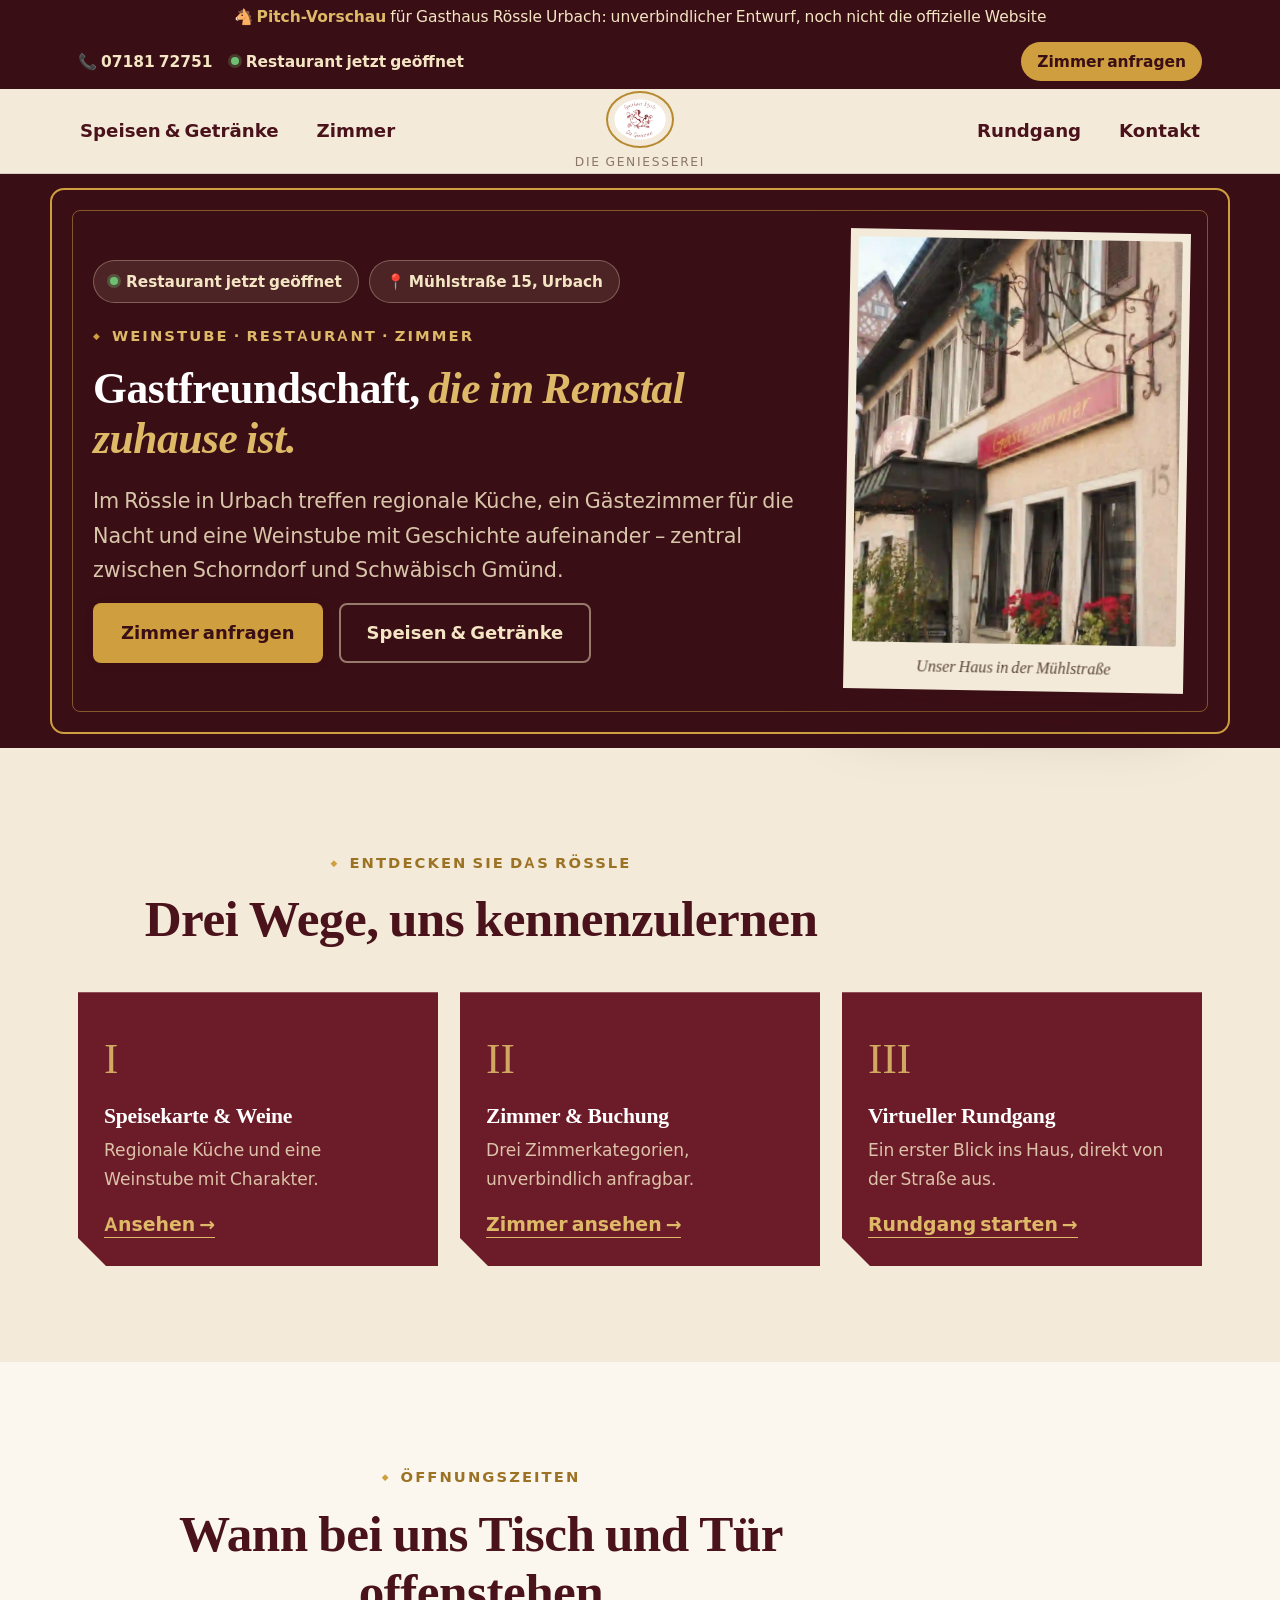
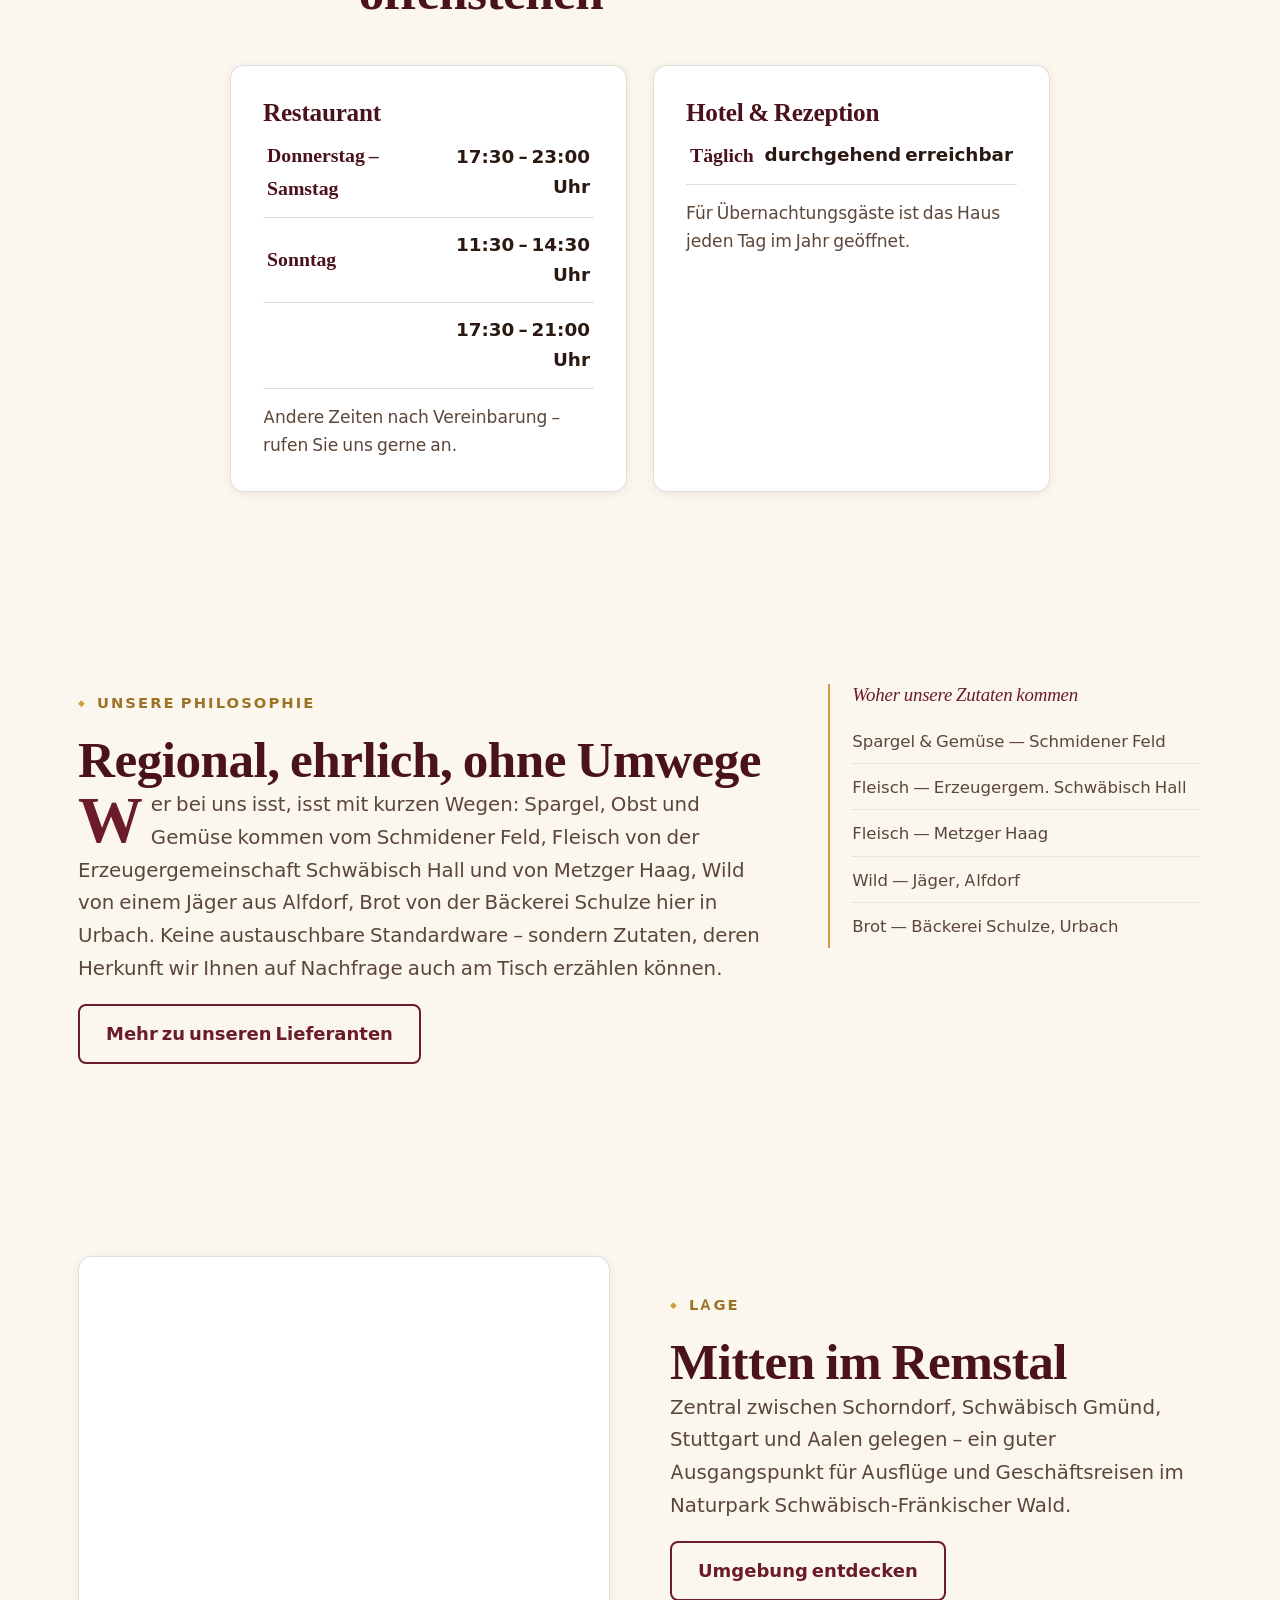
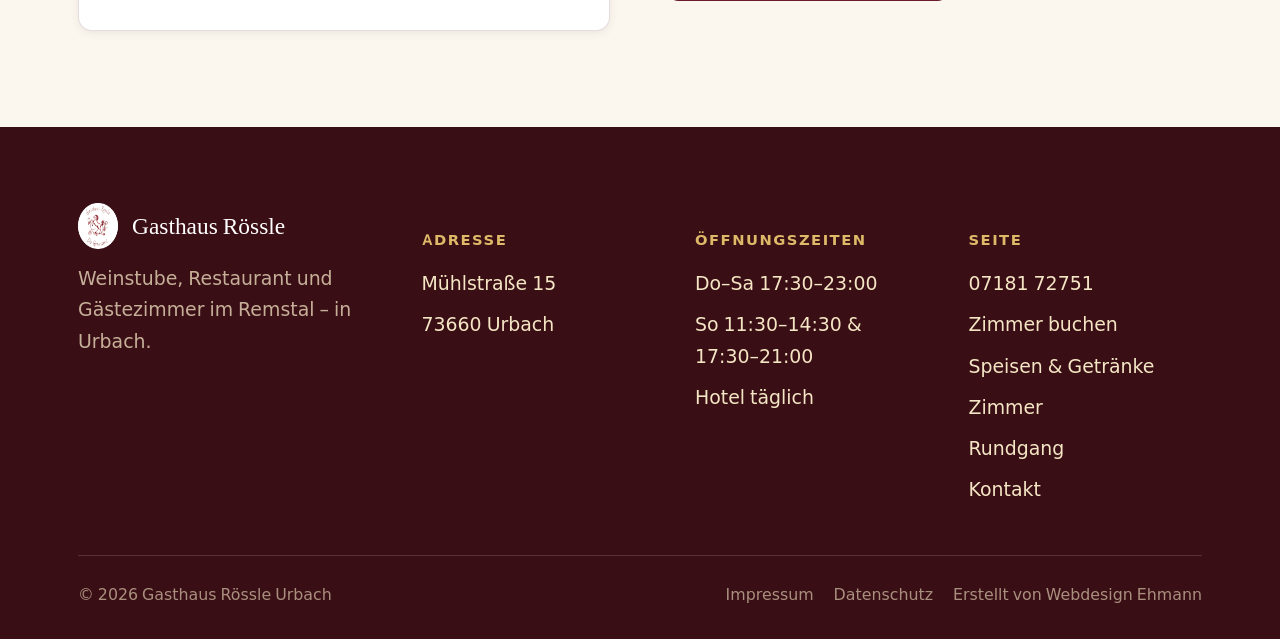
<file: index.html>
<!DOCTYPE html>
<html lang="de">
<head>
<meta charset="UTF-8">
<meta name="viewport" content="width=device-width, initial-scale=1.0">
<title>Gasthaus Rössle Urbach | Weinstube, Restaurant &amp; Zimmer im Remstal</title>
<meta name="description" content="Gasthaus Rössle in Urbach: Weinstube, regionale Küche, Gästezimmer und virtueller Rundgang. Mühlstraße 15, 73660 Urbach.">
<link rel="icon" href="assets/images/favicon-32.png" type="image/png">
<link rel="apple-touch-icon" href="assets/images/apple-touch-icon.png">
<link rel="stylesheet" href="css/fonts.css">
<link rel="stylesheet" href="css/style.css">
</head>
<body>
<a class="skip-link" href="#main">Zum Inhalt springen</a>
<div class="pitch-banner">🐴 <strong>Pitch-Vorschau</strong> für Gasthaus Rössle Urbach: unverbindlicher Entwurf, noch nicht die offizielle Website</div>

<header class="site-header">
  <div class="header-utility">
    <div class="container">
      <div class="header-utility__info">
        <a href="tel:+49718172751">📞 07181 72751</a>
        <span class="status-pill" data-live-status data-status="closed">
          <span class="status-dot" aria-hidden="true"></span>
          <span data-status-label>Öffnungsstatus wird geladen …</span>
        </span>
      </div>
      <a class="header-utility__cta" href="zimmer.html#buchen">Zimmer anfragen</a>
    </div>
  </div>
  <div class="header-main">
    <div class="container">
      <nav class="header-nav-group header-nav-group--left">
        <a href="speisen-getraenke.html">Speisen &amp; Getränke</a>
        <a href="zimmer.html">Zimmer</a>
      </nav>
      <a class="brand-crest" href="index.html" aria-label="Gasthaus Rössle Urbach, Startseite">
        <img src="assets/images/logo.webp" alt="Wappen des Gasthaus Rössle: sich aufbäumendes Pferd, von Weinranken umschlungen" width="190" height="153">
        <span>Die Geniesserei</span>
      </a>
      <nav class="header-nav-group header-nav-group--right">
        <a href="rundgang.html">Rundgang</a>
        <a href="kontakt.html">Kontakt</a>
      </nav>
      <button class="nav-toggle" aria-label="Menü öffnen" aria-expanded="false" aria-controls="nav-overlay">
        <span class="nav-toggle__bars" aria-hidden="true"><span></span><span></span><span></span></span>
        Menü
      </button>
    </div>
  </div>
</header>

<div class="nav-overlay" id="nav-overlay">
  <div class="nav-overlay__top">
    <img src="assets/images/logo.webp" alt="" width="52" height="42" style="height:42px;">
    <button class="nav-overlay__close">Schließen ✕</button>
  </div>
  <nav>
    <a href="index.html" aria-current="page">Start</a>
    <a href="speisen-getraenke.html">Speisen &amp; Getränke</a>
    <a href="zimmer.html">Zimmer &amp; Buchung</a>
    <a href="rundgang.html">Rundgang</a>
    <a href="umgebung.html">Umgebung</a>
    <a href="kontakt.html">Kontakt</a>
  </nav>
  <div class="nav-overlay__footer">Mühlstraße 15 · 73660 Urbach<br><a href="tel:+49718172751">07181 72751</a></div>
</div>

<main id="main">

  <section class="hero hero--home">
    <div class="container hero-frame">
      <div class="hero-frame-inner">
        <div class="hero__content">
          <div class="hero__badges">
            <span class="hero-pill" data-live-status data-status="closed">
              <span class="status-dot" aria-hidden="true"></span>
              <span data-status-label>Öffnungsstatus wird geladen …</span>
            </span>
            <span class="hero-pill">📍 Mühlstraße 15, Urbach</span>
          </div>
          <span class="eyebrow hero__eyebrow">Weinstube · Restaurant · Zimmer</span>
          <h1>Gast&shy;freund&shy;schaft, <em>die im Remstal zuhause ist.</em></h1>
          <p class="hero__lede">Im Rössle in Urbach treffen regionale Küche, ein Gästezimmer für die Nacht und eine Weinstube mit Geschichte aufeinander – zentral zwischen Schorndorf und Schwäbisch Gmünd.</p>
          <div class="hero__actions">
            <a class="btn btn-gold" href="zimmer.html#buchen">Zimmer anfragen</a>
            <a class="btn btn-outline btn-outline--light" href="speisen-getraenke.html">Speisen &amp; Getränke</a>
          </div>
        </div>
        <figure class="hero__photo">
          <img src="assets/images/rossle-fassade.webp" alt="Fassade des Gasthaus Rössle in Urbach mit schmiedeeisernem Pferde-Ausleger und rotem Gästezimmer-Schild" width="1000" height="1349" loading="eager">
          <figcaption>Unser Haus in der Mühlstraße</figcaption>
        </figure>
      </div>
    </div>
  </section>

  <section class="section--tint">
    <div class="container">
      <div class="section-head text-center reveal">
        <span class="eyebrow">Entdecken Sie das Rössle</span>
        <h2>Drei Wege, uns kennenzulernen</h2>
      </div>
      <div class="signs">
        <div class="sign reveal">
          <span class="numeral">I</span>
          <h3>Speisekarte &amp; Weine</h3>
          <p>Regionale Küche und eine Weinstube mit Charakter.</p>
          <a href="speisen-getraenke.html">Ansehen →</a>
        </div>
        <div class="sign reveal">
          <span class="numeral">II</span>
          <h3>Zimmer &amp; Buchung</h3>
          <p>Drei Zimmerkategorien, unverbindlich anfragbar.</p>
          <a href="zimmer.html">Zimmer ansehen →</a>
        </div>
        <div class="sign reveal">
          <span class="numeral">III</span>
          <h3>Virtueller Rundgang</h3>
          <p>Ein erster Blick ins Haus, direkt von der Straße aus.</p>
          <a href="rundgang.html">Rundgang starten →</a>
        </div>
      </div>
    </div>
  </section>

  <section>
    <div class="container">
      <div class="section-head text-center reveal">
        <span class="eyebrow">Öffnungszeiten</span>
        <h2>Wann bei uns Tisch und Tür offenstehen</h2>
      </div>
      <div class="grid-2" style="max-width:820px; margin:0 auto;">
        <div class="card reveal">
          <h3>Restaurant</h3>
          <table class="hours-table">
            <tr><th>Donnerstag – Samstag</th><td>17:30 – 23:00 Uhr</td></tr>
            <tr><th>Sonntag</th><td>11:30 – 14:30 Uhr</td></tr>
            <tr><th></th><td>17:30 – 21:00 Uhr</td></tr>
          </table>
          <p style="margin-top:14px; font-size:0.95rem; color:var(--ink-soft);">Andere Zeiten nach Vereinbarung – rufen Sie uns gerne an.</p>
        </div>
        <div class="card reveal">
          <h3>Hotel &amp; Rezeption</h3>
          <table class="hours-table">
            <tr><th>Täglich</th><td>durchgehend erreichbar</td></tr>
          </table>
          <p style="margin-top:14px; font-size:0.95rem; color:var(--ink-soft);">Für Übernachtungsgäste ist das Haus jeden Tag im Jahr geöffnet.</p>
        </div>
      </div>
    </div>
  </section>

  <section>
    <div class="container story">
      <div class="reveal">
        <span class="eyebrow">Unsere Philosophie</span>
        <h2>Regional, ehrlich, ohne Umwege</h2>
        <p class="story-lede" style="font-size:1.1rem; color:var(--ink-soft);">Wer bei uns isst, isst mit kurzen Wegen: Spargel, Obst und Gemüse kommen vom Schmidener Feld, Fleisch von der Erzeugergemeinschaft Schwäbisch Hall und von Metzger Haag, Wild von einem Jäger aus Alfdorf, Brot von der Bäckerei Schulze hier in Urbach. Keine austauschbare Standardware – sondern Zutaten, deren Herkunft wir Ihnen auf Nachfrage auch am Tisch erzählen können.</p>
        <a class="btn btn-outline" href="speisen-getraenke.html" style="margin-top:20px; display:inline-flex;">Mehr zu unseren Lieferanten</a>
      </div>
      <div class="margin-note reveal">
        <h4>Woher unsere Zutaten kommen</h4>
        <ul>
          <li>Spargel &amp; Gemüse — Schmidener Feld</li>
          <li>Fleisch — Erzeugergem. Schwäbisch Hall</li>
          <li>Fleisch — Metzger Haag</li>
          <li>Wild — Jäger, Alfdorf</li>
          <li>Brot — Bäckerei Schulze, Urbach</li>
        </ul>
      </div>
    </div>
  </section>

  <section>
    <div class="container split">
      <div class="reveal" style="order:2;">
        <span class="eyebrow">Lage</span>
        <h2>Mitten im Remstal</h2>
        <p style="font-size:1.1rem; color:var(--ink-soft); margin-bottom:20px;">Zentral zwischen Schorndorf, Schwäbisch Gmünd, Stuttgart und Aalen gelegen – ein guter Ausgangspunkt für Ausflüge und Geschäftsreisen im Naturpark Schwäbisch-Fränkischer Wald.</p>
        <a class="btn btn-outline" href="umgebung.html">Umgebung entdecken</a>
      </div>
      <div class="card reveal" style="order:1;">
        <iframe class="map-frame" src="https://www.google.com/maps?q=M%C3%BChlstra%C3%9Fe+15,+73660+Urbach&output=embed" loading="lazy" referrerpolicy="no-referrer-when-downgrade" title="Karte: Gasthaus Rössle, Mühlstraße 15, Urbach"></iframe>
      </div>
    </div>
  </section>

</main>

<footer class="site-footer">
  <div class="container">
    <div class="footer-grid">
      <div>
        <div class="footer-brand"><img src="assets/images/logo.webp" alt="" width="40" height="32">Gasthaus Rössle</div>
        <p>Weinstube, Restaurant und Gästezimmer im Remstal – in Urbach.</p>
      </div>
      <div class="footer-col"><h5>Adresse</h5><ul><li>Mühlstraße 15</li><li>73660 Urbach</li></ul></div>
      <div class="footer-col"><h5>Öffnungszeiten</h5><ul><li>Do–Sa 17:30–23:00</li><li>So 11:30–14:30 &amp; 17:30–21:00</li><li>Hotel täglich</li></ul></div>
      <div class="footer-col"><h5>Seite</h5><ul><li><a href="tel:+49718172751">07181 72751</a></li><li><a href="zimmer.html#buchen">Zimmer buchen</a></li><li><a href="speisen-getraenke.html">Speisen &amp; Getränke</a></li><li><a href="zimmer.html">Zimmer</a></li><li><a href="rundgang.html">Rundgang</a></li><li><a href="kontakt.html">Kontakt</a></li></ul></div>
    </div>
    <div class="footer-bottom">
      <div>© 2026 Gasthaus Rössle Urbach</div>
      <div class="links">
        <a href="impressum.html">Impressum</a>
        <a href="datenschutz.html">Datenschutz</a>
        <a href="https://www.webdesign-ehmann.de" target="_blank" rel="noopener" class="footer-credit">Erstellt von Webdesign Ehmann</a>
      </div>
    </div>
  </div>
</footer>

<script src="js/main.js"></script>
</body>
</html>
</file>
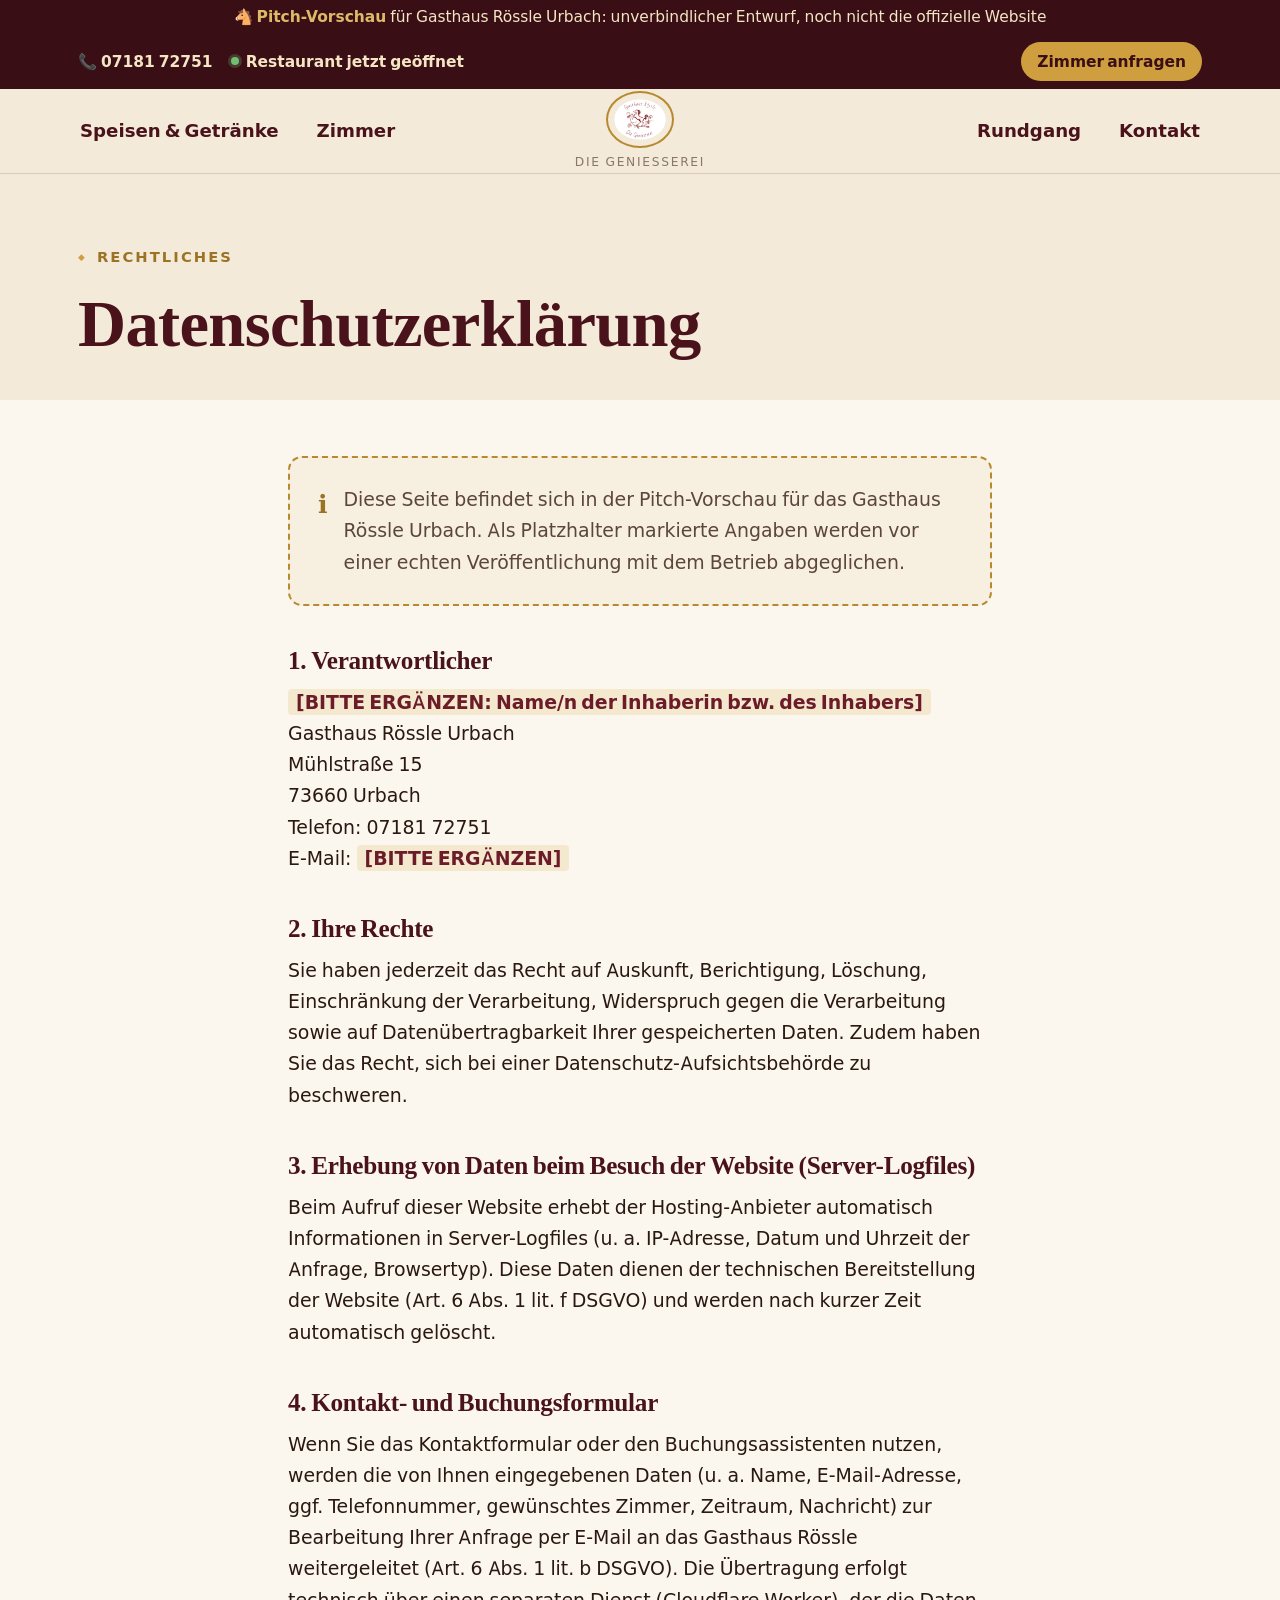
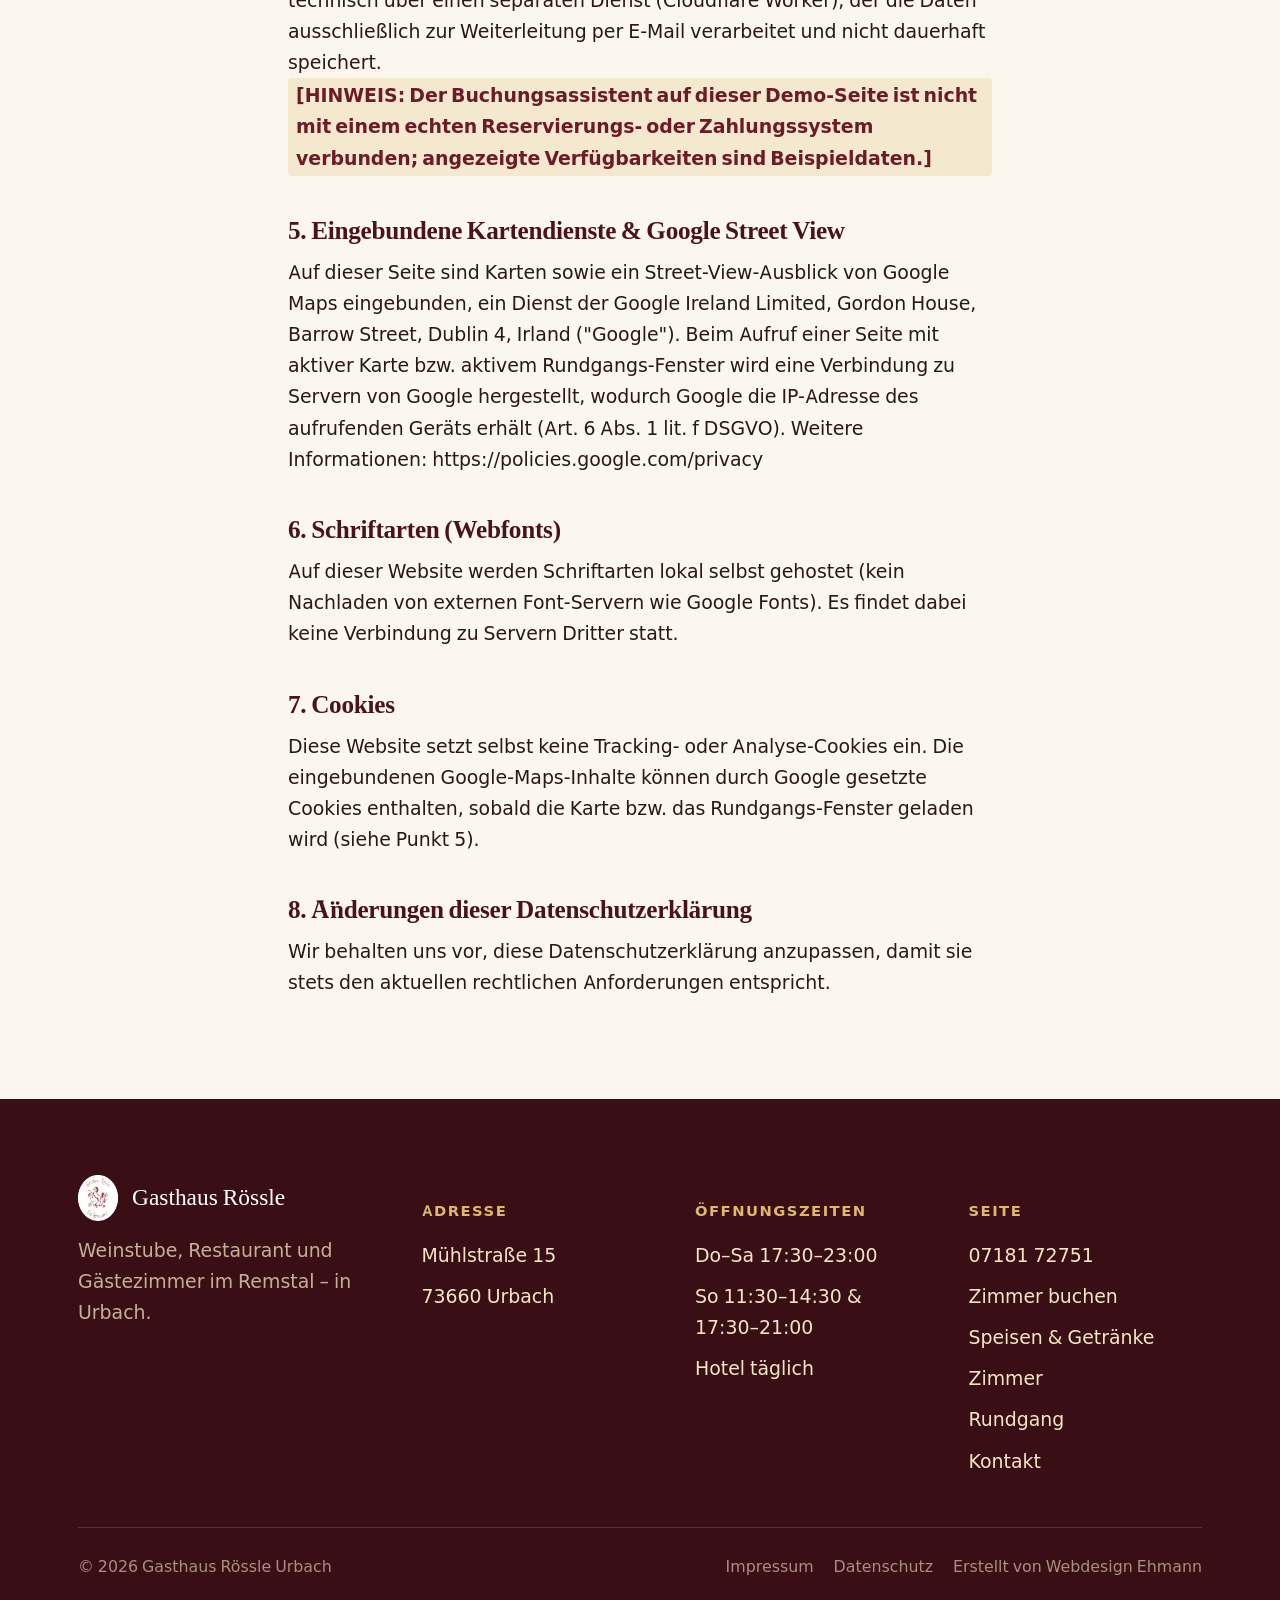
<file: datenschutz.html>
<!DOCTYPE html>
<html lang="de">
<head>
<meta charset="UTF-8">
<meta name="viewport" content="width=device-width, initial-scale=1.0">
<title>Datenschutz | Gasthaus Rössle Urbach</title>
<meta name="description" content="Datenschutzerklärung des Gasthaus Rössle Urbach.">
<link rel="icon" href="assets/images/favicon-32.png" type="image/png">
<link rel="apple-touch-icon" href="assets/images/apple-touch-icon.png">
<link rel="stylesheet" href="css/fonts.css">
<link rel="stylesheet" href="css/style.css">
</head>
<body>
<a class="skip-link" href="#main">Zum Inhalt springen</a>
<div class="pitch-banner">🐴 <strong>Pitch-Vorschau</strong> für Gasthaus Rössle Urbach: unverbindlicher Entwurf, noch nicht die offizielle Website</div>

<header class="site-header">
  <div class="header-utility">
    <div class="container">
      <div class="header-utility__info">
        <a href="tel:+49718172751">📞 07181 72751</a>
        <span class="status-pill" data-live-status data-status="closed">
          <span class="status-dot" aria-hidden="true"></span>
          <span data-status-label>Öffnungsstatus wird geladen …</span>
        </span>
      </div>
      <a class="header-utility__cta" href="zimmer.html#buchen">Zimmer anfragen</a>
    </div>
  </div>
  <div class="header-main">
    <div class="container">
      <nav class="header-nav-group header-nav-group--left">
        <a href="speisen-getraenke.html">Speisen &amp; Getränke</a>
        <a href="zimmer.html">Zimmer</a>
      </nav>
      <a class="brand-crest" href="index.html" aria-label="Gasthaus Rössle Urbach, Startseite">
        <img src="assets/images/logo.webp" alt="Wappen des Gasthaus Rössle: sich aufbäumendes Pferd, von Weinranken umschlungen" width="190" height="153">
        <span>Die Geniesserei</span>
      </a>
      <nav class="header-nav-group header-nav-group--right">
        <a href="rundgang.html">Rundgang</a>
        <a href="kontakt.html">Kontakt</a>
      </nav>
      <button class="nav-toggle" aria-label="Menü öffnen" aria-expanded="false" aria-controls="nav-overlay">
        <span class="nav-toggle__bars" aria-hidden="true"><span></span><span></span><span></span></span>
        Menü
      </button>
    </div>
  </div>
</header>

<div class="nav-overlay" id="nav-overlay">
  <div class="nav-overlay__top">
    <img src="assets/images/logo.webp" alt="" width="52" height="42" style="height:42px;">
    <button class="nav-overlay__close">Schließen ✕</button>
  </div>
  <nav>
    <a href="index.html">Start</a>
    <a href="speisen-getraenke.html">Speisen &amp; Getränke</a>
    <a href="zimmer.html">Zimmer &amp; Buchung</a>
    <a href="rundgang.html">Rundgang</a>
    <a href="umgebung.html">Umgebung</a>
    <a href="kontakt.html">Kontakt</a>
  </nav>
  <div class="nav-overlay__footer">Mühlstraße 15 · 73660 Urbach<br><a href="tel:+49718172751">07181 72751</a></div>
</div>

<main id="main">
  <div class="legal-hero">
    <div class="container">
      <span class="eyebrow">Rechtliches</span>
      <h1>Datenschutz&shy;erklärung</h1>
    </div>
  </div>

  <div class="legal-content">
    <div class="container" style="max-width:760px;">
      <div class="placeholder-note">
        <span class="placeholder-note__icon">ℹ️</span>
        <div>Diese Seite befindet sich in der Pitch-Vorschau für das Gasthaus Rössle Urbach. Als Platzhalter markierte Angaben werden vor einer echten Veröffentlichung mit dem Betrieb abgeglichen.</div>
      </div>

      <h2>1. Verantwortlicher</h2>
      <address>
        <span class="legal-placeholder">[BITTE ERGÄNZEN: Name/n der Inhaberin bzw. des Inhabers]</span><br>
        Gasthaus Rössle Urbach<br>
        Mühlstraße 15<br>
        73660 Urbach
      </address>
      <p>Telefon: <a href="tel:+49718172751">07181 72751</a><br>E-Mail: <span class="legal-placeholder">[BITTE ERGÄNZEN]</span></p>

      <h2>2. Ihre Rechte</h2>
      <p>Sie haben jederzeit das Recht auf Auskunft, Berichtigung, Löschung, Einschränkung der Verarbeitung, Widerspruch gegen die Verarbeitung sowie auf Datenübertragbarkeit Ihrer gespeicherten Daten. Zudem haben Sie das Recht, sich bei einer Datenschutz-Aufsichtsbehörde zu beschweren.</p>

      <h2>3. Erhebung von Daten beim Besuch der Website (Server-Logfiles)</h2>
      <p>Beim Aufruf dieser Website erhebt der Hosting-Anbieter automatisch Informationen in Server-Logfiles (u. a. IP-Adresse, Datum und Uhrzeit der Anfrage, Browsertyp). Diese Daten dienen der technischen Bereitstellung der Website (Art. 6 Abs. 1 lit. f DSGVO) und werden nach kurzer Zeit automatisch gelöscht.</p>

      <h2>4. Kontakt- und Buchungsformular</h2>
      <p>Wenn Sie das Kontaktformular oder den Buchungsassistenten nutzen, werden die von Ihnen eingegebenen Daten (u. a. Name, E-Mail-Adresse, ggf. Telefonnummer, gewünschtes Zimmer, Zeitraum, Nachricht) zur Bearbeitung Ihrer Anfrage per E-Mail an das Gasthaus Rössle weitergeleitet (Art. 6 Abs. 1 lit. b DSGVO). Die Übertragung erfolgt technisch über einen separaten Dienst (Cloudflare Worker), der die Daten ausschließlich zur Weiterleitung per E-Mail verarbeitet und nicht dauerhaft speichert.</p>
      <p class="legal-placeholder">[HINWEIS: Der Buchungsassistent auf dieser Demo-Seite ist nicht mit einem echten Reservierungs- oder Zahlungssystem verbunden; angezeigte Verfügbarkeiten sind Beispieldaten.]</p>

      <h2>5. Eingebundene Kartendienste &amp; Google Street View</h2>
      <p>Auf dieser Seite sind Karten sowie ein Street-View-Ausblick von Google Maps eingebunden, ein Dienst der Google Ireland Limited, Gordon House, Barrow Street, Dublin 4, Irland ("Google"). Beim Aufruf einer Seite mit aktiver Karte bzw. aktivem Rundgangs-Fenster wird eine Verbindung zu Servern von Google hergestellt, wodurch Google die IP-Adresse des aufrufenden Geräts erhält (Art. 6 Abs. 1 lit. f DSGVO). Weitere Informationen: <a href="https://policies.google.com/privacy" target="_blank" rel="noopener">https://policies.google.com/privacy</a></p>

      <h2>6. Schriftarten (Webfonts)</h2>
      <p>Auf dieser Website werden Schriftarten lokal selbst gehostet (kein Nachladen von externen Font-Servern wie Google Fonts). Es findet dabei keine Verbindung zu Servern Dritter statt.</p>

      <h2>7. Cookies</h2>
      <p>Diese Website setzt selbst keine Tracking- oder Analyse-Cookies ein. Die eingebundenen Google-Maps-Inhalte können durch Google gesetzte Cookies enthalten, sobald die Karte bzw. das Rundgangs-Fenster geladen wird (siehe Punkt 5).</p>

      <h2>8. Änderungen dieser Datenschutzerklärung</h2>
      <p>Wir behalten uns vor, diese Datenschutzerklärung anzupassen, damit sie stets den aktuellen rechtlichen Anforderungen entspricht.</p>
    </div>
  </div>
</main>

<footer class="site-footer">
  <div class="container">
    <div class="footer-grid">
      <div>
        <div class="footer-brand"><img src="assets/images/logo.webp" alt="" width="40" height="32">Gasthaus Rössle</div>
        <p>Weinstube, Restaurant und Gästezimmer im Remstal – in Urbach.</p>
      </div>
      <div class="footer-col"><h5>Adresse</h5><ul><li>Mühlstraße 15</li><li>73660 Urbach</li></ul></div>
      <div class="footer-col"><h5>Öffnungszeiten</h5><ul><li>Do–Sa 17:30–23:00</li><li>So 11:30–14:30 &amp; 17:30–21:00</li><li>Hotel täglich</li></ul></div>
      <div class="footer-col"><h5>Seite</h5><ul><li><a href="tel:+49718172751">07181 72751</a></li><li><a href="zimmer.html#buchen">Zimmer buchen</a></li><li><a href="speisen-getraenke.html">Speisen &amp; Getränke</a></li><li><a href="zimmer.html">Zimmer</a></li><li><a href="rundgang.html">Rundgang</a></li><li><a href="kontakt.html">Kontakt</a></li></ul></div>
    </div>
    <div class="footer-bottom">
      <div>© 2026 Gasthaus Rössle Urbach</div>
      <div class="links">
        <a href="impressum.html">Impressum</a>
        <a href="datenschutz.html">Datenschutz</a>
        <a href="https://www.webdesign-ehmann.de" target="_blank" rel="noopener" class="footer-credit">Erstellt von Webdesign Ehmann</a>
      </div>
    </div>
  </div>
</footer>

<script src="js/main.js"></script>
</body>
</html>
</file>
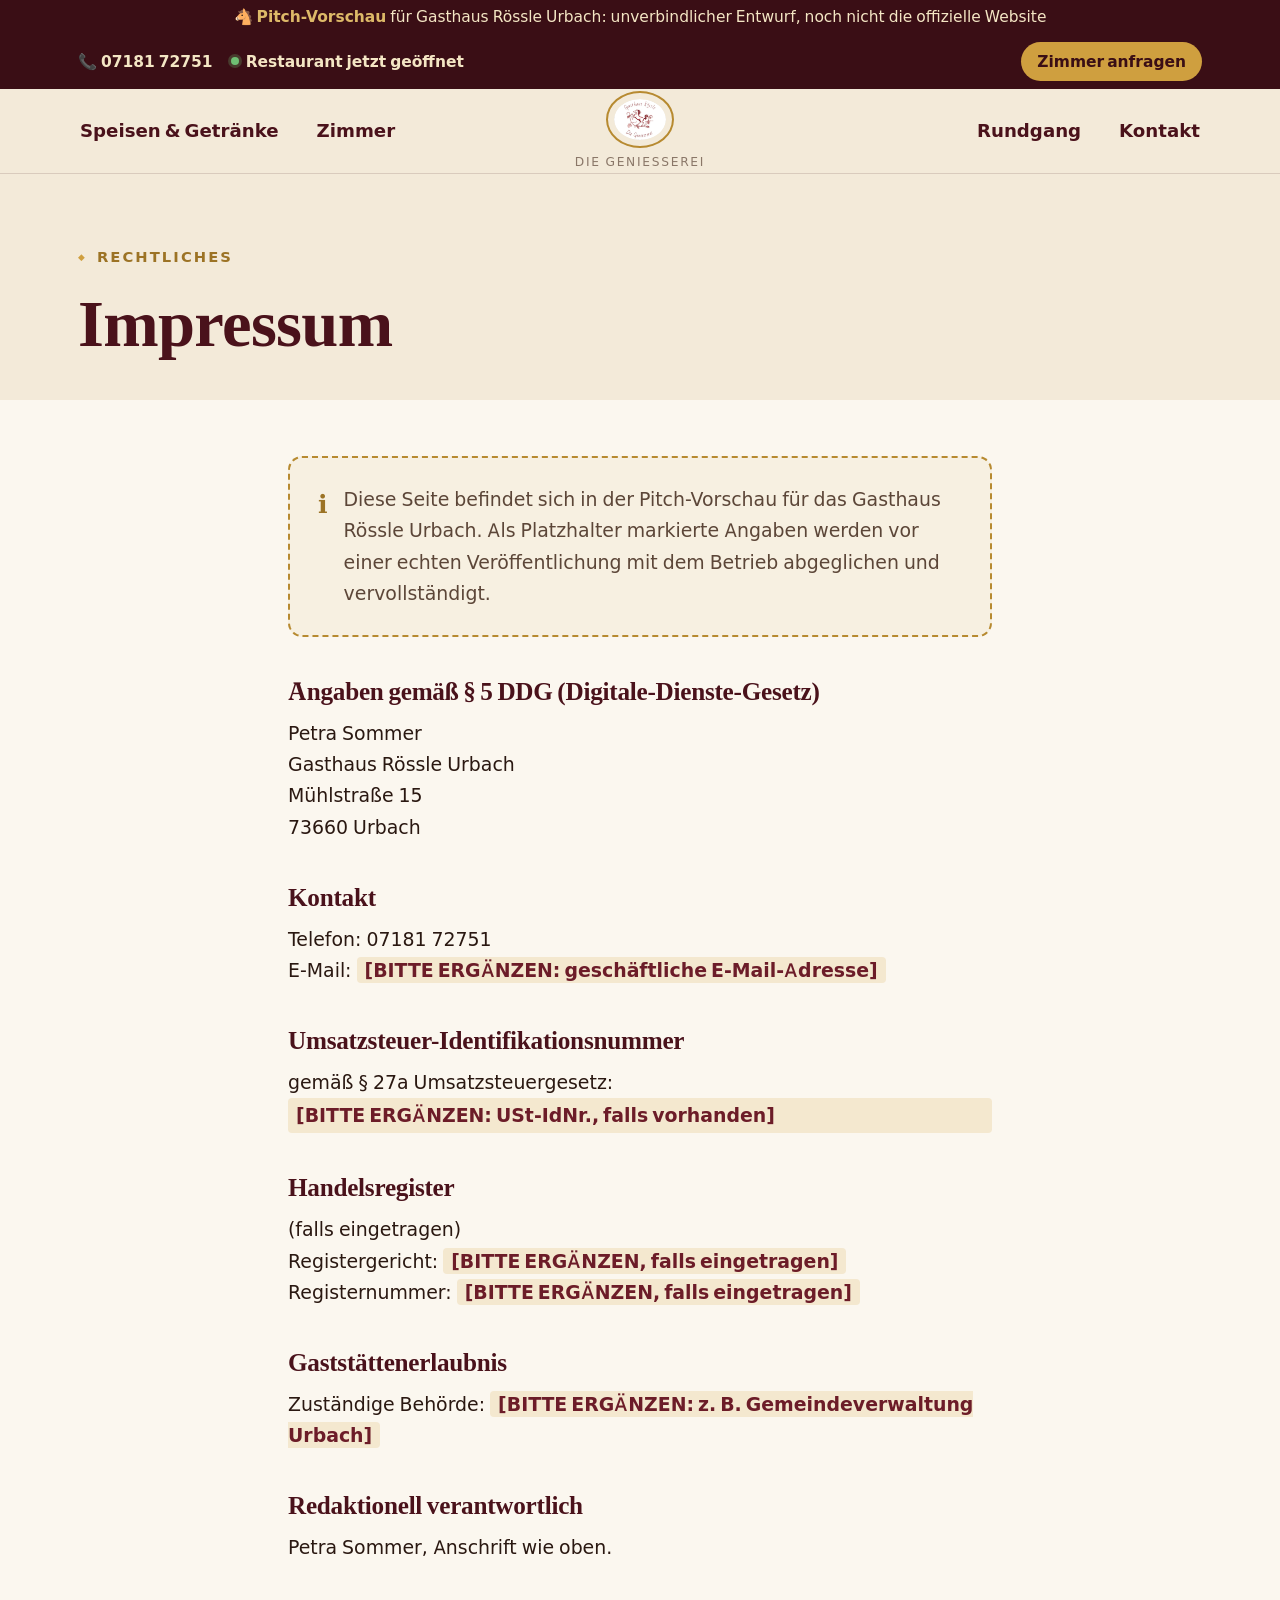
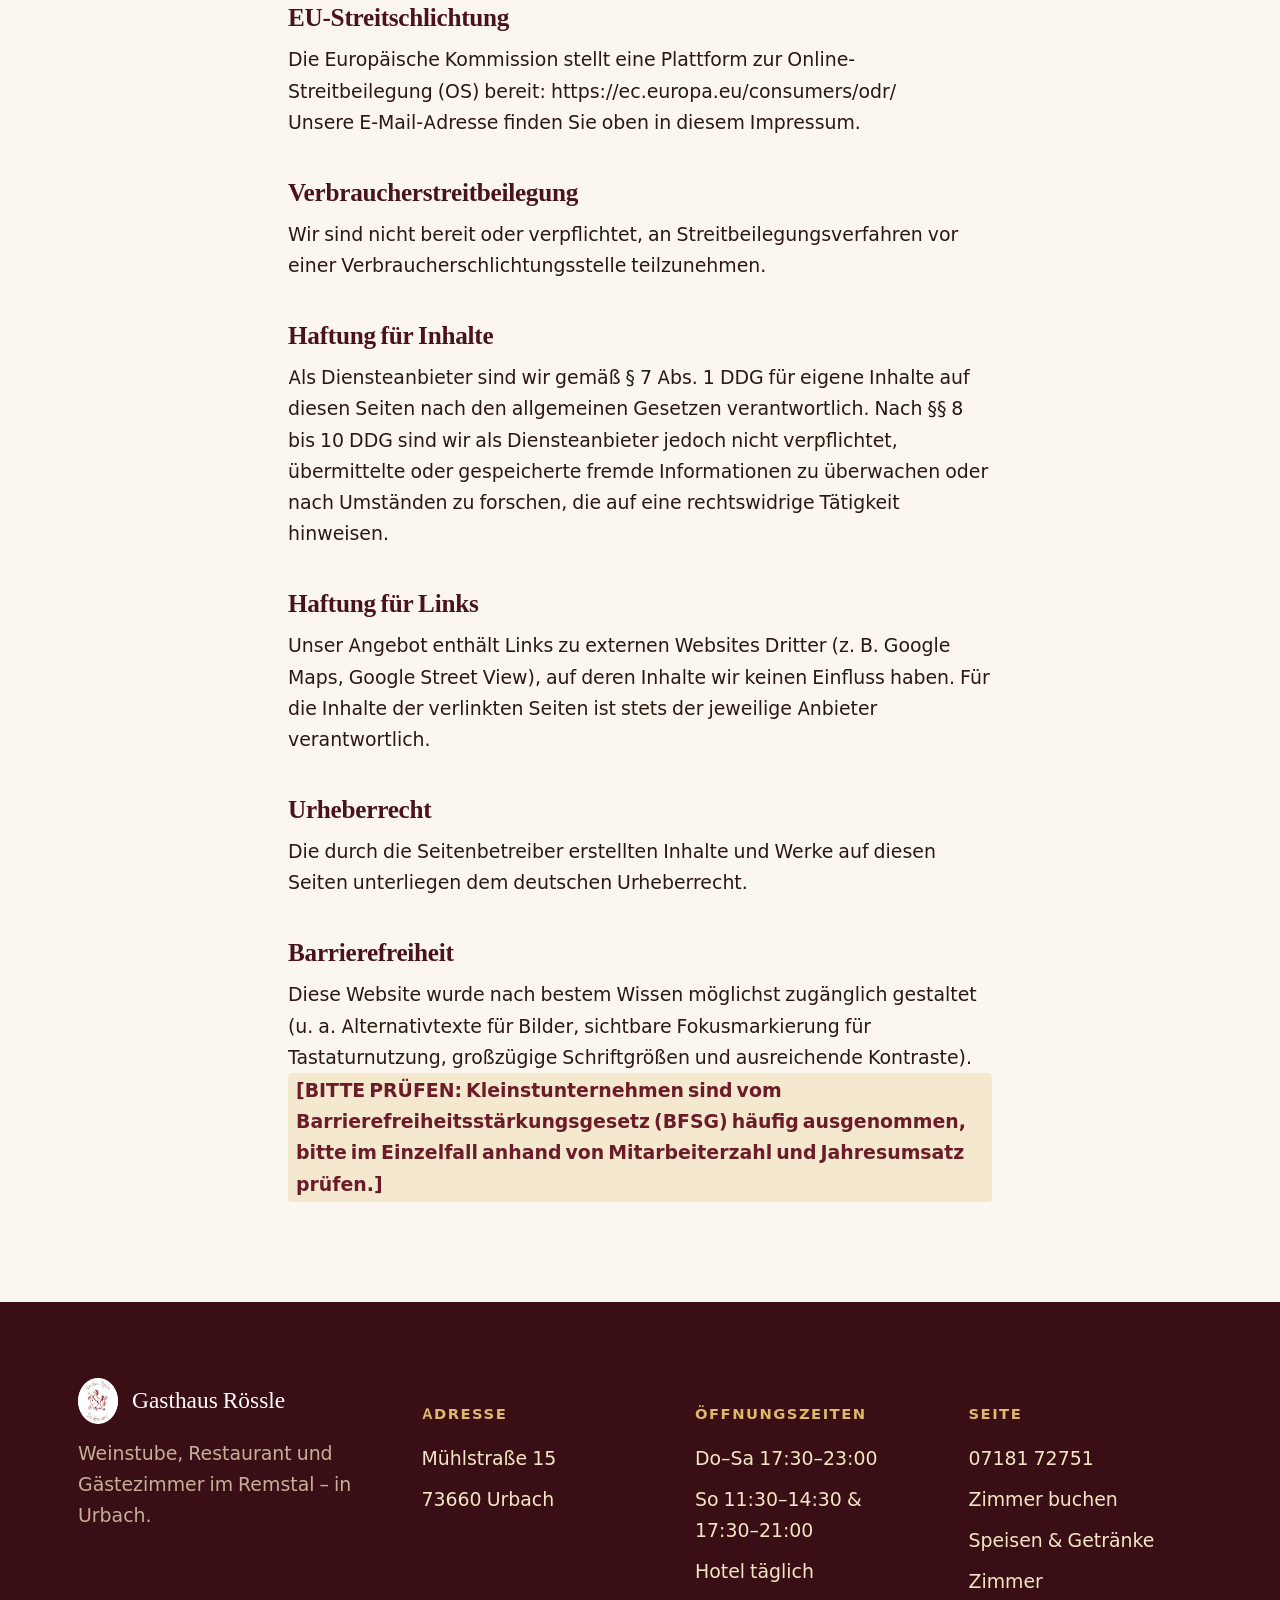
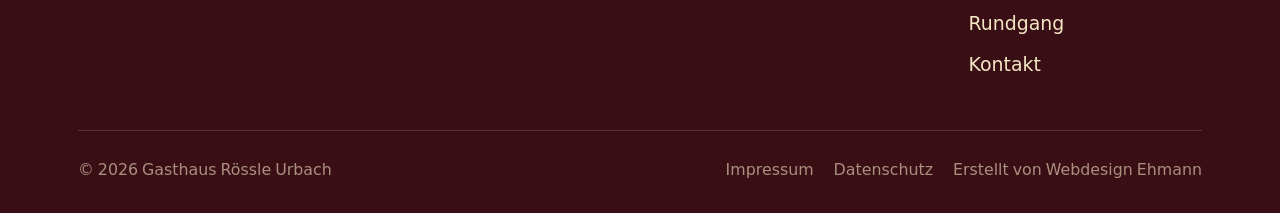
<file: impressum.html>
<!DOCTYPE html>
<html lang="de">
<head>
<meta charset="UTF-8">
<meta name="viewport" content="width=device-width, initial-scale=1.0">
<title>Impressum | Gasthaus Rössle Urbach</title>
<meta name="description" content="Impressum des Gasthaus Rössle Urbach. Angaben gemäß § 5 DDG.">
<link rel="icon" href="assets/images/favicon-32.png" type="image/png">
<link rel="apple-touch-icon" href="assets/images/apple-touch-icon.png">
<link rel="stylesheet" href="css/fonts.css">
<link rel="stylesheet" href="css/style.css">
</head>
<body>
<a class="skip-link" href="#main">Zum Inhalt springen</a>
<div class="pitch-banner">🐴 <strong>Pitch-Vorschau</strong> für Gasthaus Rössle Urbach: unverbindlicher Entwurf, noch nicht die offizielle Website</div>

<header class="site-header">
  <div class="header-utility">
    <div class="container">
      <div class="header-utility__info">
        <a href="tel:+49718172751">📞 07181 72751</a>
        <span class="status-pill" data-live-status data-status="closed">
          <span class="status-dot" aria-hidden="true"></span>
          <span data-status-label>Öffnungsstatus wird geladen …</span>
        </span>
      </div>
      <a class="header-utility__cta" href="zimmer.html#buchen">Zimmer anfragen</a>
    </div>
  </div>
  <div class="header-main">
    <div class="container">
      <nav class="header-nav-group header-nav-group--left">
        <a href="speisen-getraenke.html">Speisen &amp; Getränke</a>
        <a href="zimmer.html">Zimmer</a>
      </nav>
      <a class="brand-crest" href="index.html" aria-label="Gasthaus Rössle Urbach, Startseite">
        <img src="assets/images/logo.webp" alt="Wappen des Gasthaus Rössle: sich aufbäumendes Pferd, von Weinranken umschlungen" width="190" height="153">
        <span>Die Geniesserei</span>
      </a>
      <nav class="header-nav-group header-nav-group--right">
        <a href="rundgang.html">Rundgang</a>
        <a href="kontakt.html">Kontakt</a>
      </nav>
      <button class="nav-toggle" aria-label="Menü öffnen" aria-expanded="false" aria-controls="nav-overlay">
        <span class="nav-toggle__bars" aria-hidden="true"><span></span><span></span><span></span></span>
        Menü
      </button>
    </div>
  </div>
</header>

<div class="nav-overlay" id="nav-overlay">
  <div class="nav-overlay__top">
    <img src="assets/images/logo.webp" alt="" width="52" height="42" style="height:42px;">
    <button class="nav-overlay__close">Schließen ✕</button>
  </div>
  <nav>
    <a href="index.html">Start</a>
    <a href="speisen-getraenke.html">Speisen &amp; Getränke</a>
    <a href="zimmer.html">Zimmer &amp; Buchung</a>
    <a href="rundgang.html">Rundgang</a>
    <a href="umgebung.html">Umgebung</a>
    <a href="kontakt.html">Kontakt</a>
  </nav>
  <div class="nav-overlay__footer">Mühlstraße 15 · 73660 Urbach<br><a href="tel:+49718172751">07181 72751</a></div>
</div>

<main id="main">
  <div class="legal-hero">
    <div class="container">
      <span class="eyebrow">Rechtliches</span>
      <h1>Impressum</h1>
    </div>
  </div>

  <div class="legal-content">
    <div class="container" style="max-width:760px;">
      <div class="placeholder-note">
        <span class="placeholder-note__icon">ℹ️</span>
        <div>Diese Seite befindet sich in der Pitch-Vorschau für das Gasthaus Rössle Urbach. Als Platzhalter markierte Angaben werden vor einer echten Veröffentlichung mit dem Betrieb abgeglichen und vervollständigt.</div>
      </div>

      <h2>Angaben gemäß § 5 DDG (Digitale-Dienste-Gesetz)</h2>
      <address>
        Petra Sommer<br>
        Gasthaus Rössle Urbach<br>
        Mühlstraße 15<br>
        73660 Urbach
      </address>

      <h2>Kontakt</h2>
      <p>
        Telefon: <a href="tel:+49718172751">07181 72751</a><br>
        E-Mail: <span class="legal-placeholder">[BITTE ERGÄNZEN: geschäftliche E-Mail-Adresse]</span>
      </p>

      <h2>Umsatzsteuer-Identifikationsnummer</h2>
      <p>gemäß § 27a Umsatzsteuergesetz:</p>
      <p class="legal-placeholder">[BITTE ERGÄNZEN: USt-IdNr., falls vorhanden]</p>

      <h2>Handelsregister</h2>
      <p>(falls eingetragen)</p>
      <p>
        Registergericht: <span class="legal-placeholder">[BITTE ERGÄNZEN, falls eingetragen]</span><br>
        Registernummer: <span class="legal-placeholder">[BITTE ERGÄNZEN, falls eingetragen]</span>
      </p>

      <h2>Gaststättenerlaubnis</h2>
      <p>
        Zuständige Behörde: <span class="legal-placeholder">[BITTE ERGÄNZEN: z. B. Gemeindeverwaltung Urbach]</span>
      </p>

      <h2>Redaktionell verantwortlich</h2>
      <p>Petra Sommer, Anschrift wie oben.</p>

      <h2>EU-Streitschlichtung</h2>
      <p>Die Europäische Kommission stellt eine Plattform zur Online-Streitbeilegung (OS) bereit: <a href="https://ec.europa.eu/consumers/odr/" target="_blank" rel="noopener">https://ec.europa.eu/consumers/odr/</a><br>Unsere E-Mail-Adresse finden Sie oben in diesem Impressum.</p>

      <h2>Verbraucherstreitbeilegung</h2>
      <p>Wir sind nicht bereit oder verpflichtet, an Streitbeilegungsverfahren vor einer Verbraucherschlichtungsstelle teilzunehmen.</p>

      <h2>Haftung für Inhalte</h2>
      <p>Als Diensteanbieter sind wir gemäß § 7 Abs. 1 DDG für eigene Inhalte auf diesen Seiten nach den allgemeinen Gesetzen verantwortlich. Nach §§ 8 bis 10 DDG sind wir als Diensteanbieter jedoch nicht verpflichtet, übermittelte oder gespeicherte fremde Informationen zu überwachen oder nach Umständen zu forschen, die auf eine rechtswidrige Tätigkeit hinweisen.</p>

      <h2>Haftung für Links</h2>
      <p>Unser Angebot enthält Links zu externen Websites Dritter (z. B. Google Maps, Google Street View), auf deren Inhalte wir keinen Einfluss haben. Für die Inhalte der verlinkten Seiten ist stets der jeweilige Anbieter verantwortlich.</p>

      <h2>Urheberrecht</h2>
      <p>Die durch die Seitenbetreiber erstellten Inhalte und Werke auf diesen Seiten unterliegen dem deutschen Urheberrecht.</p>

      <h2>Barrierefreiheit</h2>
      <p>Diese Website wurde nach bestem Wissen möglichst zugänglich gestaltet (u. a. Alternativtexte für Bilder, sichtbare Fokusmarkierung für Tastaturnutzung, großzügige Schriftgrößen und ausreichende Kontraste).</p>
      <p class="legal-placeholder">[BITTE PRÜFEN: Kleinstunternehmen sind vom Barrierefreiheitsstärkungsgesetz (BFSG) häufig ausgenommen, bitte im Einzelfall anhand von Mitarbeiterzahl und Jahresumsatz prüfen.]</p>
    </div>
  </div>
</main>

<footer class="site-footer">
  <div class="container">
    <div class="footer-grid">
      <div>
        <div class="footer-brand"><img src="assets/images/logo.webp" alt="" width="40" height="32">Gasthaus Rössle</div>
        <p>Weinstube, Restaurant und Gästezimmer im Remstal – in Urbach.</p>
      </div>
      <div class="footer-col"><h5>Adresse</h5><ul><li>Mühlstraße 15</li><li>73660 Urbach</li></ul></div>
      <div class="footer-col"><h5>Öffnungszeiten</h5><ul><li>Do–Sa 17:30–23:00</li><li>So 11:30–14:30 &amp; 17:30–21:00</li><li>Hotel täglich</li></ul></div>
      <div class="footer-col"><h5>Seite</h5><ul><li><a href="tel:+49718172751">07181 72751</a></li><li><a href="zimmer.html#buchen">Zimmer buchen</a></li><li><a href="speisen-getraenke.html">Speisen &amp; Getränke</a></li><li><a href="zimmer.html">Zimmer</a></li><li><a href="rundgang.html">Rundgang</a></li><li><a href="kontakt.html">Kontakt</a></li></ul></div>
    </div>
    <div class="footer-bottom">
      <div>© 2026 Gasthaus Rössle Urbach</div>
      <div class="links">
        <a href="impressum.html">Impressum</a>
        <a href="datenschutz.html">Datenschutz</a>
        <a href="https://www.webdesign-ehmann.de" target="_blank" rel="noopener" class="footer-credit">Erstellt von Webdesign Ehmann</a>
      </div>
    </div>
  </div>
</footer>

<script src="js/main.js"></script>
</body>
</html>
</file>
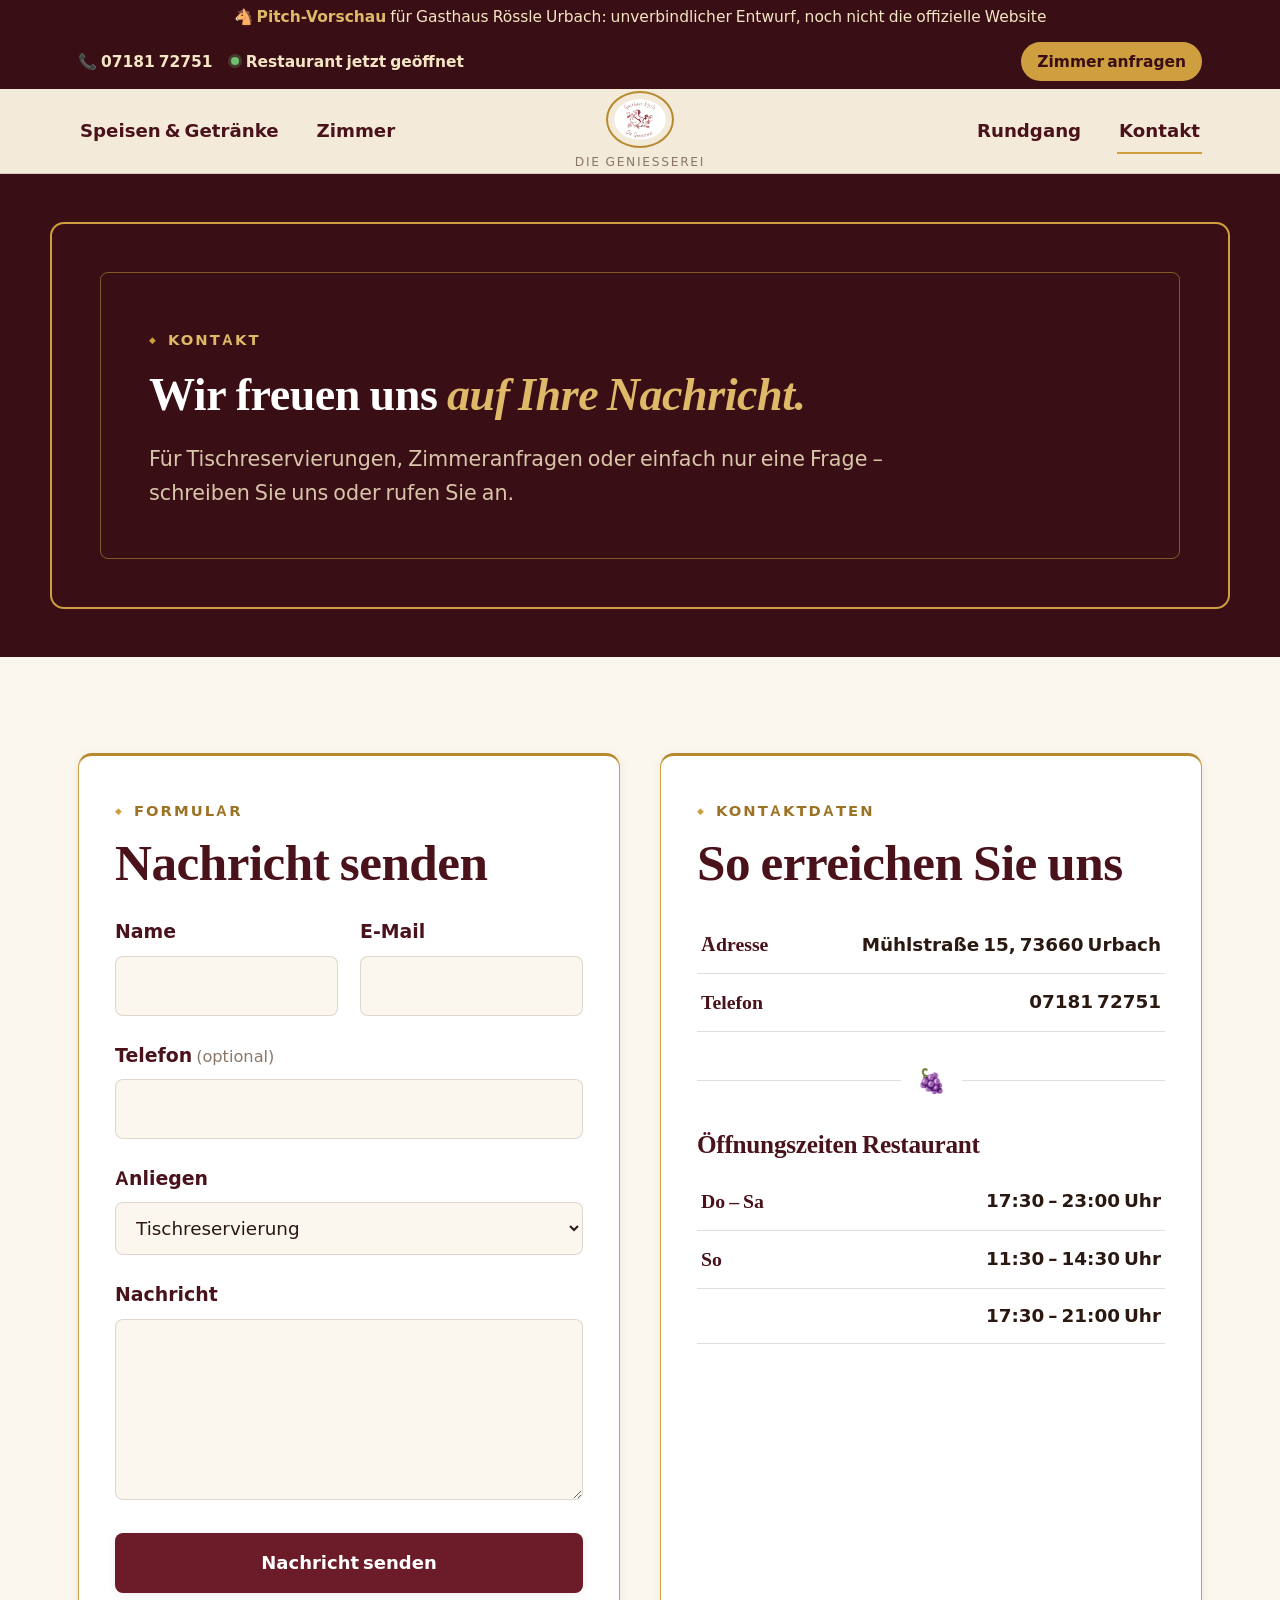
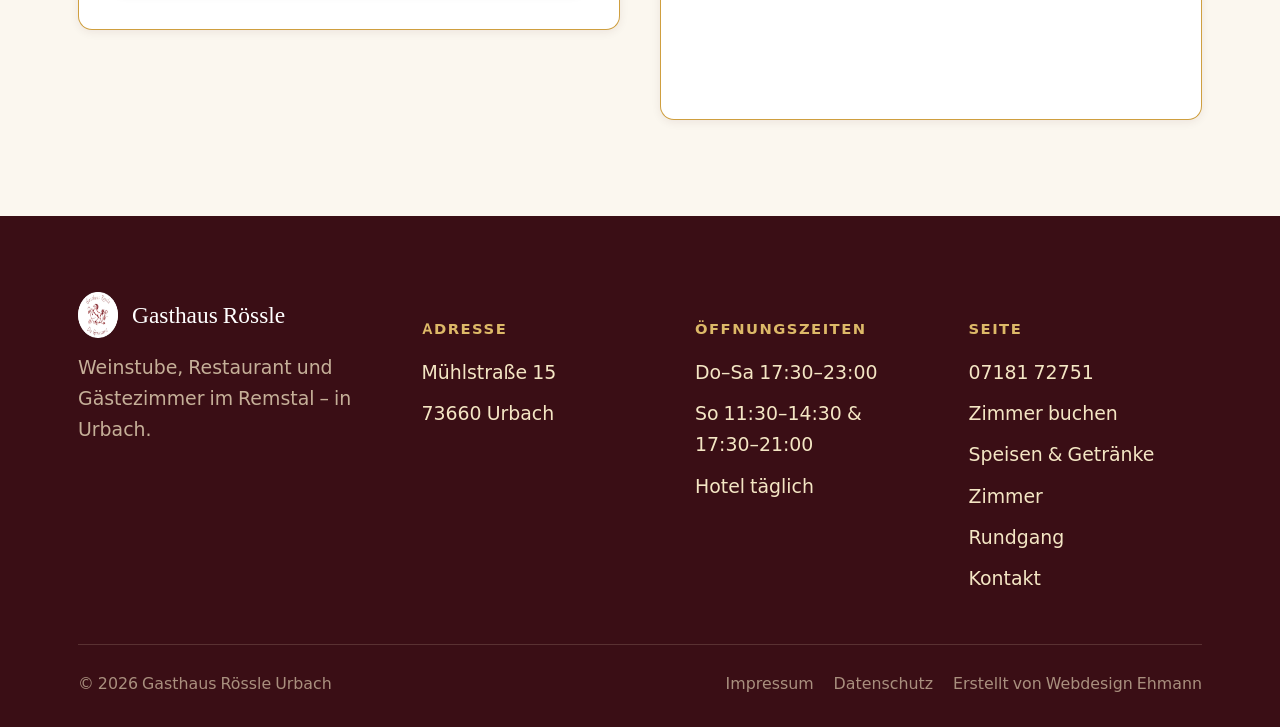
<file: kontakt.html>
<!DOCTYPE html>
<html lang="de">
<head>
<meta charset="UTF-8">
<meta name="viewport" content="width=device-width, initial-scale=1.0">
<title>Kontakt | Gasthaus Rössle Urbach</title>
<meta name="description" content="Kontaktieren Sie das Gasthaus Rössle in Urbach: Mühlstraße 15, 73660 Urbach, Telefon 07181 72751.">
<link rel="icon" href="assets/images/favicon-32.png" type="image/png">
<link rel="apple-touch-icon" href="assets/images/apple-touch-icon.png">
<link rel="stylesheet" href="css/fonts.css">
<link rel="stylesheet" href="css/style.css">
</head>
<body>
<a class="skip-link" href="#main">Zum Inhalt springen</a>
<div class="pitch-banner">🐴 <strong>Pitch-Vorschau</strong> für Gasthaus Rössle Urbach: unverbindlicher Entwurf, noch nicht die offizielle Website</div>

<header class="site-header">
  <div class="header-utility">
    <div class="container">
      <div class="header-utility__info">
        <a href="tel:+49718172751">📞 07181 72751</a>
        <span class="status-pill" data-live-status data-status="closed">
          <span class="status-dot" aria-hidden="true"></span>
          <span data-status-label>Öffnungsstatus wird geladen …</span>
        </span>
      </div>
      <a class="header-utility__cta" href="zimmer.html#buchen">Zimmer anfragen</a>
    </div>
  </div>
  <div class="header-main">
    <div class="container">
      <nav class="header-nav-group header-nav-group--left">
        <a href="speisen-getraenke.html">Speisen &amp; Getränke</a>
        <a href="zimmer.html">Zimmer</a>
      </nav>
      <a class="brand-crest" href="index.html" aria-label="Gasthaus Rössle Urbach, Startseite">
        <img src="assets/images/logo.webp" alt="Wappen des Gasthaus Rössle: sich aufbäumendes Pferd, von Weinranken umschlungen" width="190" height="153">
        <span>Die Geniesserei</span>
      </a>
      <nav class="header-nav-group header-nav-group--right">
        <a href="rundgang.html">Rundgang</a>
        <a href="kontakt.html" aria-current="page">Kontakt</a>
      </nav>
      <button class="nav-toggle" aria-label="Menü öffnen" aria-expanded="false" aria-controls="nav-overlay">
        <span class="nav-toggle__bars" aria-hidden="true"><span></span><span></span><span></span></span>
        Menü
      </button>
    </div>
  </div>
</header>

<div class="nav-overlay" id="nav-overlay">
  <div class="nav-overlay__top">
    <img src="assets/images/logo.webp" alt="" width="52" height="42" style="height:42px;">
    <button class="nav-overlay__close">Schließen ✕</button>
  </div>
  <nav>
    <a href="index.html">Start</a>
    <a href="speisen-getraenke.html">Speisen &amp; Getränke</a>
    <a href="zimmer.html">Zimmer &amp; Buchung</a>
    <a href="rundgang.html">Rundgang</a>
    <a href="umgebung.html">Umgebung</a>
    <a href="kontakt.html" aria-current="page">Kontakt</a>
  </nav>
  <div class="nav-overlay__footer">Mühlstraße 15 · 73660 Urbach<br><a href="tel:+49718172751">07181 72751</a></div>
</div>

<main id="main">

  <section class="hero hero--compact">
    <div class="container hero-frame">
      <div class="hero-frame-inner">
        <span class="eyebrow hero__eyebrow">Kontakt</span>
        <h1>Wir freuen uns <em>auf Ihre Nachricht.</em></h1>
        <p class="hero__lede">Für Tischreservierungen, Zimmeranfragen oder einfach nur eine Frage – schreiben Sie uns oder rufen Sie an.</p>
      </div>
    </div>
  </section>

  <section>
    <div class="container contact-layout">
      <div class="contact-panel reveal">
        <span class="eyebrow">Formular</span>
        <h2 style="margin-bottom:24px;">Nachricht senden</h2>
        <form id="contact-form" novalidate>
          <div class="form-grid-2">
            <div class="form-row">
              <label for="c-name">Name</label>
              <input type="text" id="c-name" name="name" required autocomplete="name">
            </div>
            <div class="form-row">
              <label for="c-email">E-Mail</label>
              <input type="email" id="c-email" name="email" required autocomplete="email">
            </div>
          </div>
          <div class="form-row">
            <label for="c-phone">Telefon <span class="hint">(optional)</span></label>
            <input type="tel" id="c-phone" name="telefon" autocomplete="tel">
          </div>
          <div class="form-row">
            <label for="c-subject">Anliegen</label>
            <select id="c-subject" name="type">
              <option>Tischreservierung</option>
              <option>Zimmeranfrage</option>
              <option>Allgemeine Frage</option>
            </select>
          </div>
          <div class="form-row">
            <label for="c-message">Nachricht</label>
            <textarea id="c-message" name="nachricht" rows="5" required></textarea>
          </div>
          <input type="text" name="website" class="hp-field" tabindex="-1" autocomplete="off" aria-hidden="true">
          <button type="submit" class="btn btn-primary btn-block">Nachricht senden</button>
          <div class="form-status" hidden></div>
        </form>
      </div>

      <div class="contact-panel reveal">
        <span class="eyebrow">Kontaktdaten</span>
        <h2 style="margin-bottom:24px;">So erreichen Sie uns</h2>
        <table class="hours-table" style="margin-bottom:30px;">
          <tr><th>Adresse</th><td>Mühlstraße 15, 73660 Urbach</td></tr>
          <tr><th>Telefon</th><td><a href="tel:+49718172751">07181 72751</a></td></tr>
        </table>
        <div class="divider-vine"><span>🍇</span></div>
        <h3 style="margin-bottom:14px;">Öffnungszeiten Restaurant</h3>
        <table class="hours-table" style="margin-bottom:30px;">
          <tr><th>Do – Sa</th><td>17:30 – 23:00 Uhr</td></tr>
          <tr><th>So</th><td>11:30 – 14:30 Uhr</td></tr>
          <tr><th></th><td>17:30 – 21:00 Uhr</td></tr>
        </table>
        <iframe class="map-frame" src="https://www.google.com/maps?q=M%C3%BChlstra%C3%9Fe+15,+73660+Urbach&output=embed" loading="lazy" referrerpolicy="no-referrer-when-downgrade" title="Karte: Gasthaus Rössle, Mühlstraße 15, Urbach"></iframe>
      </div>
    </div>
  </section>

</main>

<footer class="site-footer">
  <div class="container">
    <div class="footer-grid">
      <div>
        <div class="footer-brand"><img src="assets/images/logo.webp" alt="" width="40" height="32">Gasthaus Rössle</div>
        <p>Weinstube, Restaurant und Gästezimmer im Remstal – in Urbach.</p>
      </div>
      <div class="footer-col"><h5>Adresse</h5><ul><li>Mühlstraße 15</li><li>73660 Urbach</li></ul></div>
      <div class="footer-col"><h5>Öffnungszeiten</h5><ul><li>Do–Sa 17:30–23:00</li><li>So 11:30–14:30 &amp; 17:30–21:00</li><li>Hotel täglich</li></ul></div>
      <div class="footer-col"><h5>Seite</h5><ul><li><a href="tel:+49718172751">07181 72751</a></li><li><a href="zimmer.html#buchen">Zimmer buchen</a></li><li><a href="speisen-getraenke.html">Speisen &amp; Getränke</a></li><li><a href="zimmer.html">Zimmer</a></li><li><a href="rundgang.html">Rundgang</a></li><li><a href="kontakt.html">Kontakt</a></li></ul></div>
    </div>
    <div class="footer-bottom">
      <div>© 2026 Gasthaus Rössle Urbach</div>
      <div class="links">
        <a href="impressum.html">Impressum</a>
        <a href="datenschutz.html">Datenschutz</a>
        <a href="https://www.webdesign-ehmann.de" target="_blank" rel="noopener" class="footer-credit">Erstellt von Webdesign Ehmann</a>
      </div>
    </div>
  </div>
</footer>

<script src="js/main.js"></script>
<script src="js/contact-form.js"></script>
</body>
</html>
</file>
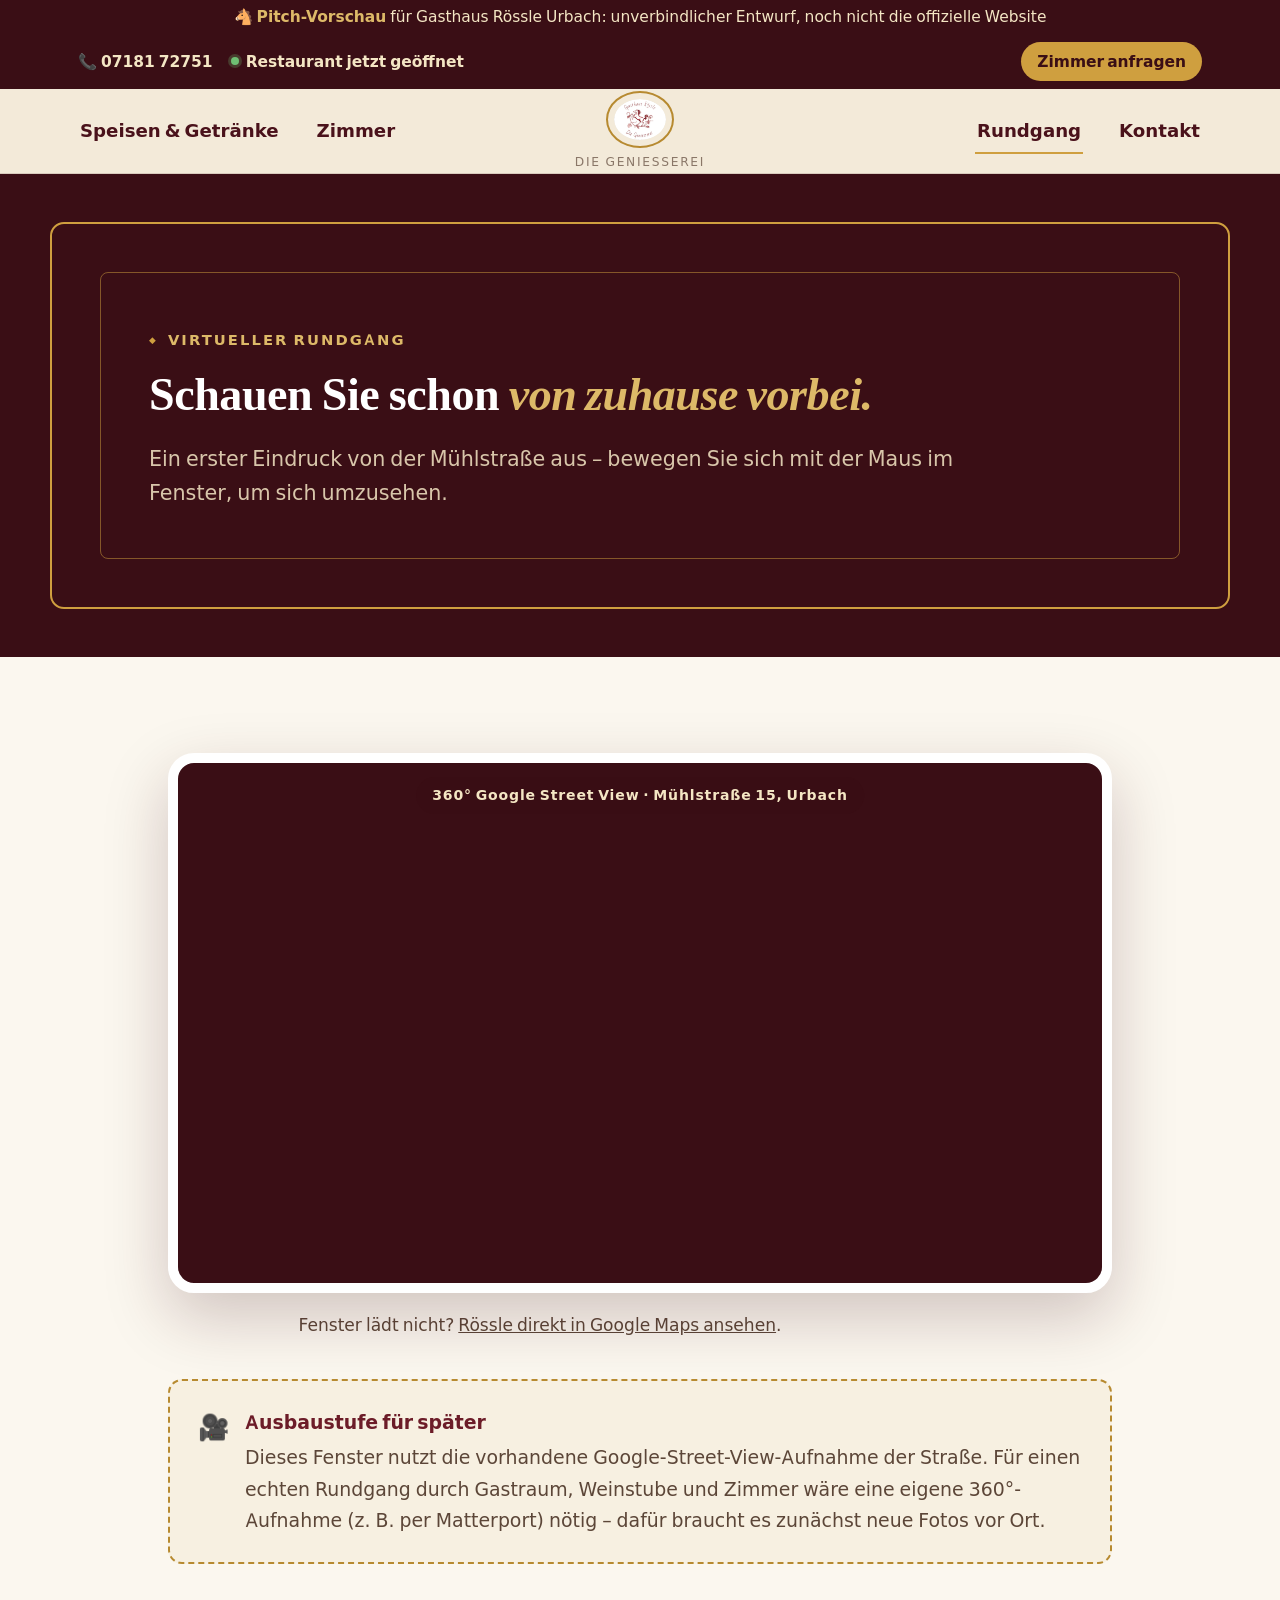
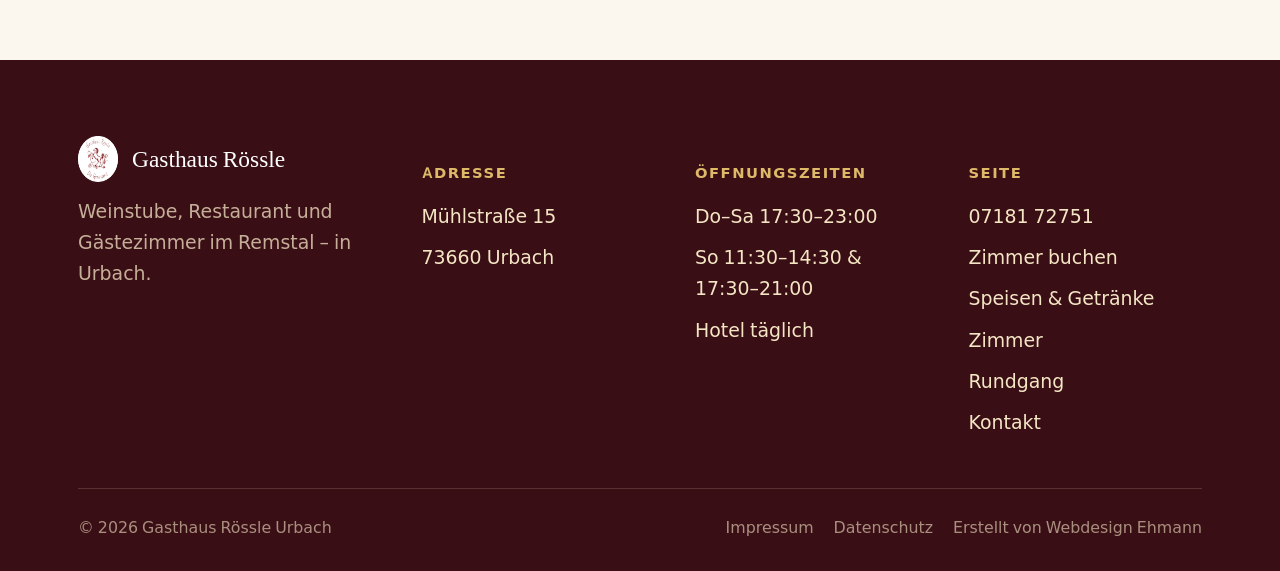
<file: rundgang.html>
<!DOCTYPE html>
<html lang="de">
<head>
<meta charset="UTF-8">
<meta name="viewport" content="width=device-width, initial-scale=1.0">
<title>Virtueller Rundgang | Gasthaus Rössle Urbach</title>
<meta name="description" content="Werfen Sie vorab einen Blick auf das Gasthaus Rössle in Urbach – virtueller Rundgang per Google Street View.">
<link rel="icon" href="assets/images/favicon-32.png" type="image/png">
<link rel="apple-touch-icon" href="assets/images/apple-touch-icon.png">
<link rel="stylesheet" href="css/fonts.css">
<link rel="stylesheet" href="css/style.css">
</head>
<body>
<a class="skip-link" href="#main">Zum Inhalt springen</a>
<div class="pitch-banner">🐴 <strong>Pitch-Vorschau</strong> für Gasthaus Rössle Urbach: unverbindlicher Entwurf, noch nicht die offizielle Website</div>

<header class="site-header">
  <div class="header-utility">
    <div class="container">
      <div class="header-utility__info">
        <a href="tel:+49718172751">📞 07181 72751</a>
        <span class="status-pill" data-live-status data-status="closed">
          <span class="status-dot" aria-hidden="true"></span>
          <span data-status-label>Öffnungsstatus wird geladen …</span>
        </span>
      </div>
      <a class="header-utility__cta" href="zimmer.html#buchen">Zimmer anfragen</a>
    </div>
  </div>
  <div class="header-main">
    <div class="container">
      <nav class="header-nav-group header-nav-group--left">
        <a href="speisen-getraenke.html">Speisen &amp; Getränke</a>
        <a href="zimmer.html">Zimmer</a>
      </nav>
      <a class="brand-crest" href="index.html" aria-label="Gasthaus Rössle Urbach, Startseite">
        <img src="assets/images/logo.webp" alt="Wappen des Gasthaus Rössle: sich aufbäumendes Pferd, von Weinranken umschlungen" width="190" height="153">
        <span>Die Geniesserei</span>
      </a>
      <nav class="header-nav-group header-nav-group--right">
        <a href="rundgang.html" aria-current="page">Rundgang</a>
        <a href="kontakt.html">Kontakt</a>
      </nav>
      <button class="nav-toggle" aria-label="Menü öffnen" aria-expanded="false" aria-controls="nav-overlay">
        <span class="nav-toggle__bars" aria-hidden="true"><span></span><span></span><span></span></span>
        Menü
      </button>
    </div>
  </div>
</header>

<div class="nav-overlay" id="nav-overlay">
  <div class="nav-overlay__top">
    <img src="assets/images/logo.webp" alt="" width="52" height="42" style="height:42px;">
    <button class="nav-overlay__close">Schließen ✕</button>
  </div>
  <nav>
    <a href="index.html">Start</a>
    <a href="speisen-getraenke.html">Speisen &amp; Getränke</a>
    <a href="zimmer.html">Zimmer &amp; Buchung</a>
    <a href="rundgang.html" aria-current="page">Rundgang</a>
    <a href="umgebung.html">Umgebung</a>
    <a href="kontakt.html">Kontakt</a>
  </nav>
  <div class="nav-overlay__footer">Mühlstraße 15 · 73660 Urbach<br><a href="tel:+49718172751">07181 72751</a></div>
</div>

<main id="main">

  <section class="hero hero--compact">
    <div class="container hero-frame">
      <div class="hero-frame-inner">
        <span class="eyebrow hero__eyebrow">Virtueller Rundgang</span>
        <h1>Schauen Sie schon <em>von zuhause vorbei.</em></h1>
        <p class="hero__lede">Ein erster Eindruck von der Mühlstraße aus – bewegen Sie sich mit der Maus im Fenster, um sich umzusehen.</p>
      </div>
    </div>
  </section>

  <section>
    <div class="container" style="max-width:1000px;">
      <div class="tour-frame reveal">
        <iframe src="https://maps.google.com/maps?layer=c&amp;cbll=48.8159448,9.5761205&amp;cbp=11,0,0,0,0&amp;output=svembed" loading="lazy" allow="accelerometer; gyroscope" allowfullscreen title="360°-Rundgang: Google Street View, Mühlstraße 15, Urbach"></iframe>
      </div>
      <p class="tour-fallback-link">Fenster lädt nicht? <a href="https://www.google.com/maps/place/M%C3%BChlstra%C3%9Fe+15,+73660+Urbach" target="_blank" rel="noopener" style="text-decoration:underline;">Rössle direkt in Google Maps ansehen</a>.</p>

      <div class="placeholder-note reveal" style="margin-top:40px;">
        <span class="placeholder-note__icon">🎥</span>
        <div>
          <strong>Ausbaustufe für später</strong>
          Dieses Fenster nutzt die vorhandene Google-Street-View-Aufnahme der Straße. Für einen echten Rundgang durch Gastraum, Weinstube und Zimmer wäre eine eigene 360°-Aufnahme (z. B. per Matterport) nötig – dafür braucht es zunächst neue Fotos vor Ort.
        </div>
      </div>
    </div>
  </section>

</main>

<footer class="site-footer">
  <div class="container">
    <div class="footer-grid">
      <div>
        <div class="footer-brand"><img src="assets/images/logo.webp" alt="" width="40" height="32">Gasthaus Rössle</div>
        <p>Weinstube, Restaurant und Gästezimmer im Remstal – in Urbach.</p>
      </div>
      <div class="footer-col"><h5>Adresse</h5><ul><li>Mühlstraße 15</li><li>73660 Urbach</li></ul></div>
      <div class="footer-col"><h5>Öffnungszeiten</h5><ul><li>Do–Sa 17:30–23:00</li><li>So 11:30–14:30 &amp; 17:30–21:00</li><li>Hotel täglich</li></ul></div>
      <div class="footer-col"><h5>Seite</h5><ul><li><a href="tel:+49718172751">07181 72751</a></li><li><a href="zimmer.html#buchen">Zimmer buchen</a></li><li><a href="speisen-getraenke.html">Speisen &amp; Getränke</a></li><li><a href="zimmer.html">Zimmer</a></li><li><a href="rundgang.html">Rundgang</a></li><li><a href="kontakt.html">Kontakt</a></li></ul></div>
    </div>
    <div class="footer-bottom">
      <div>© 2026 Gasthaus Rössle Urbach</div>
      <div class="links">
        <a href="impressum.html">Impressum</a>
        <a href="datenschutz.html">Datenschutz</a>
        <a href="https://www.webdesign-ehmann.de" target="_blank" rel="noopener" class="footer-credit">Erstellt von Webdesign Ehmann</a>
      </div>
    </div>
  </div>
</footer>

<script src="js/main.js"></script>
</body>
</html>
</file>
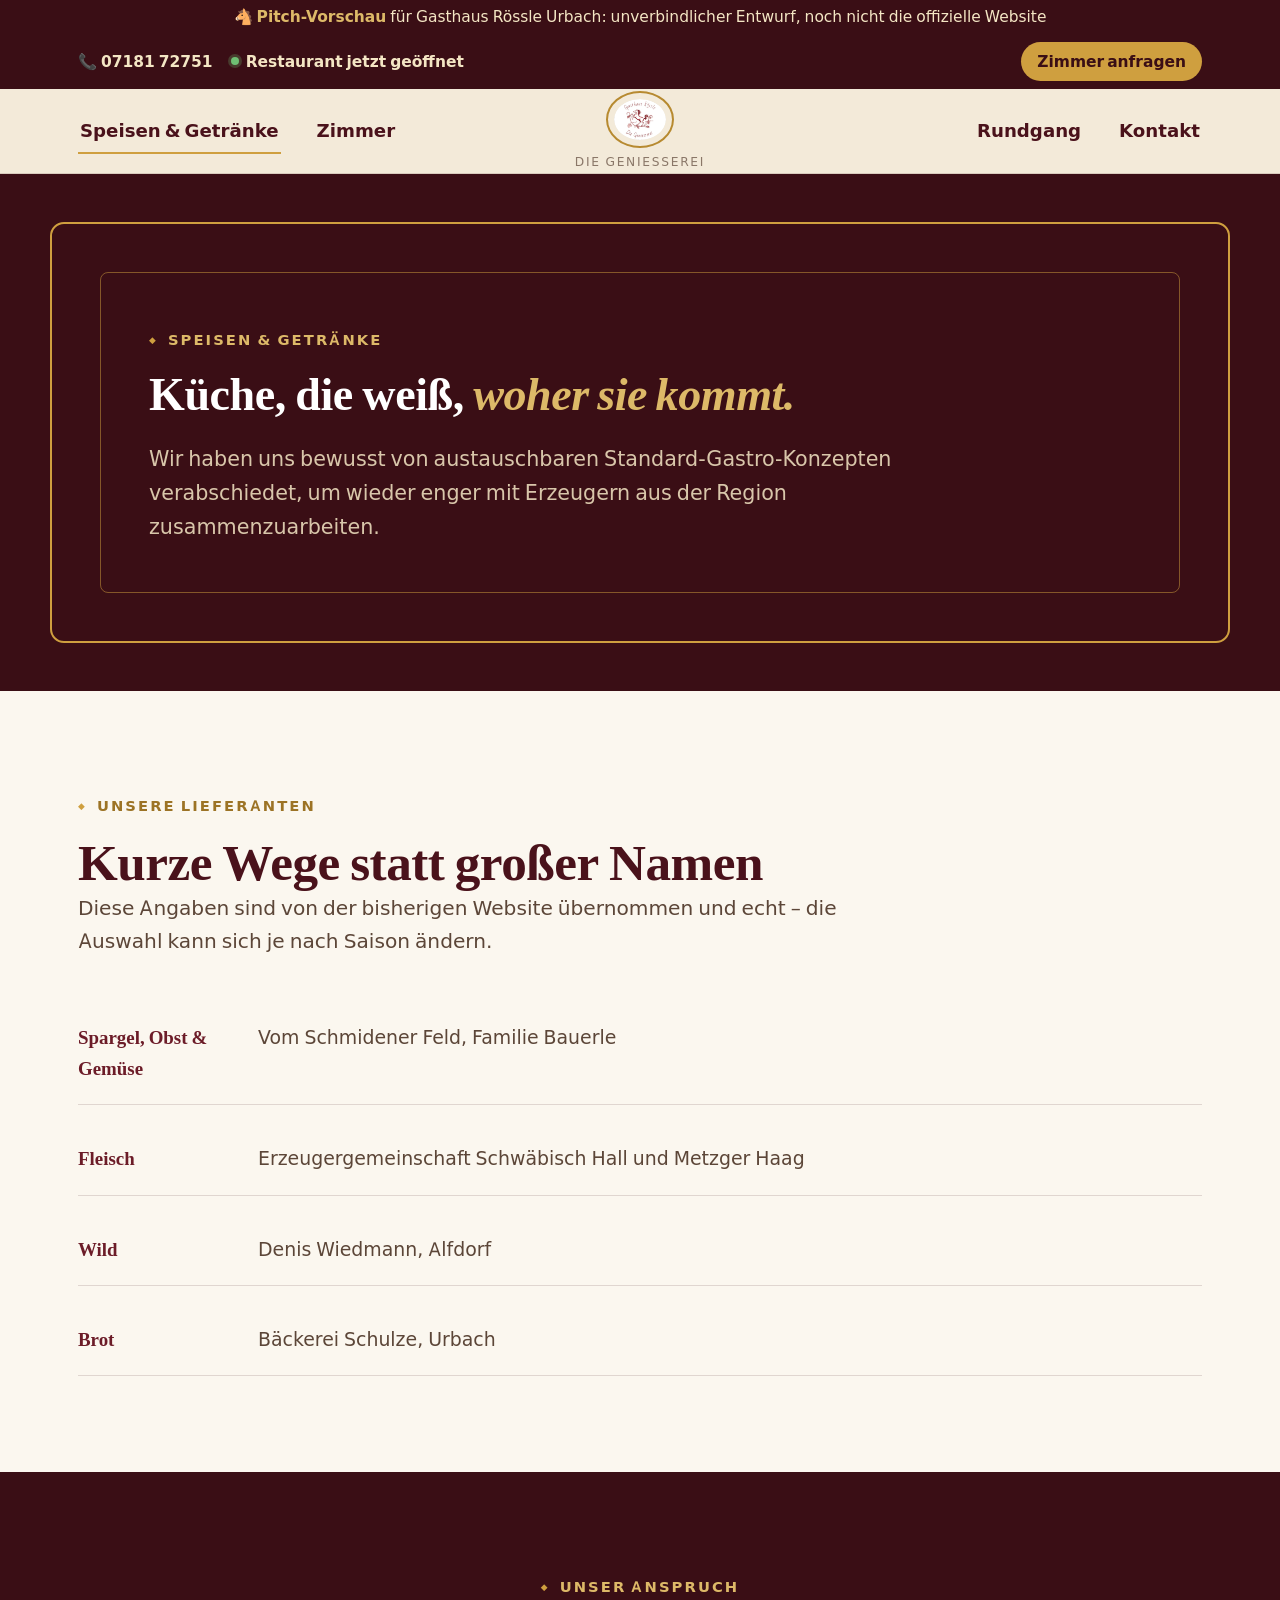
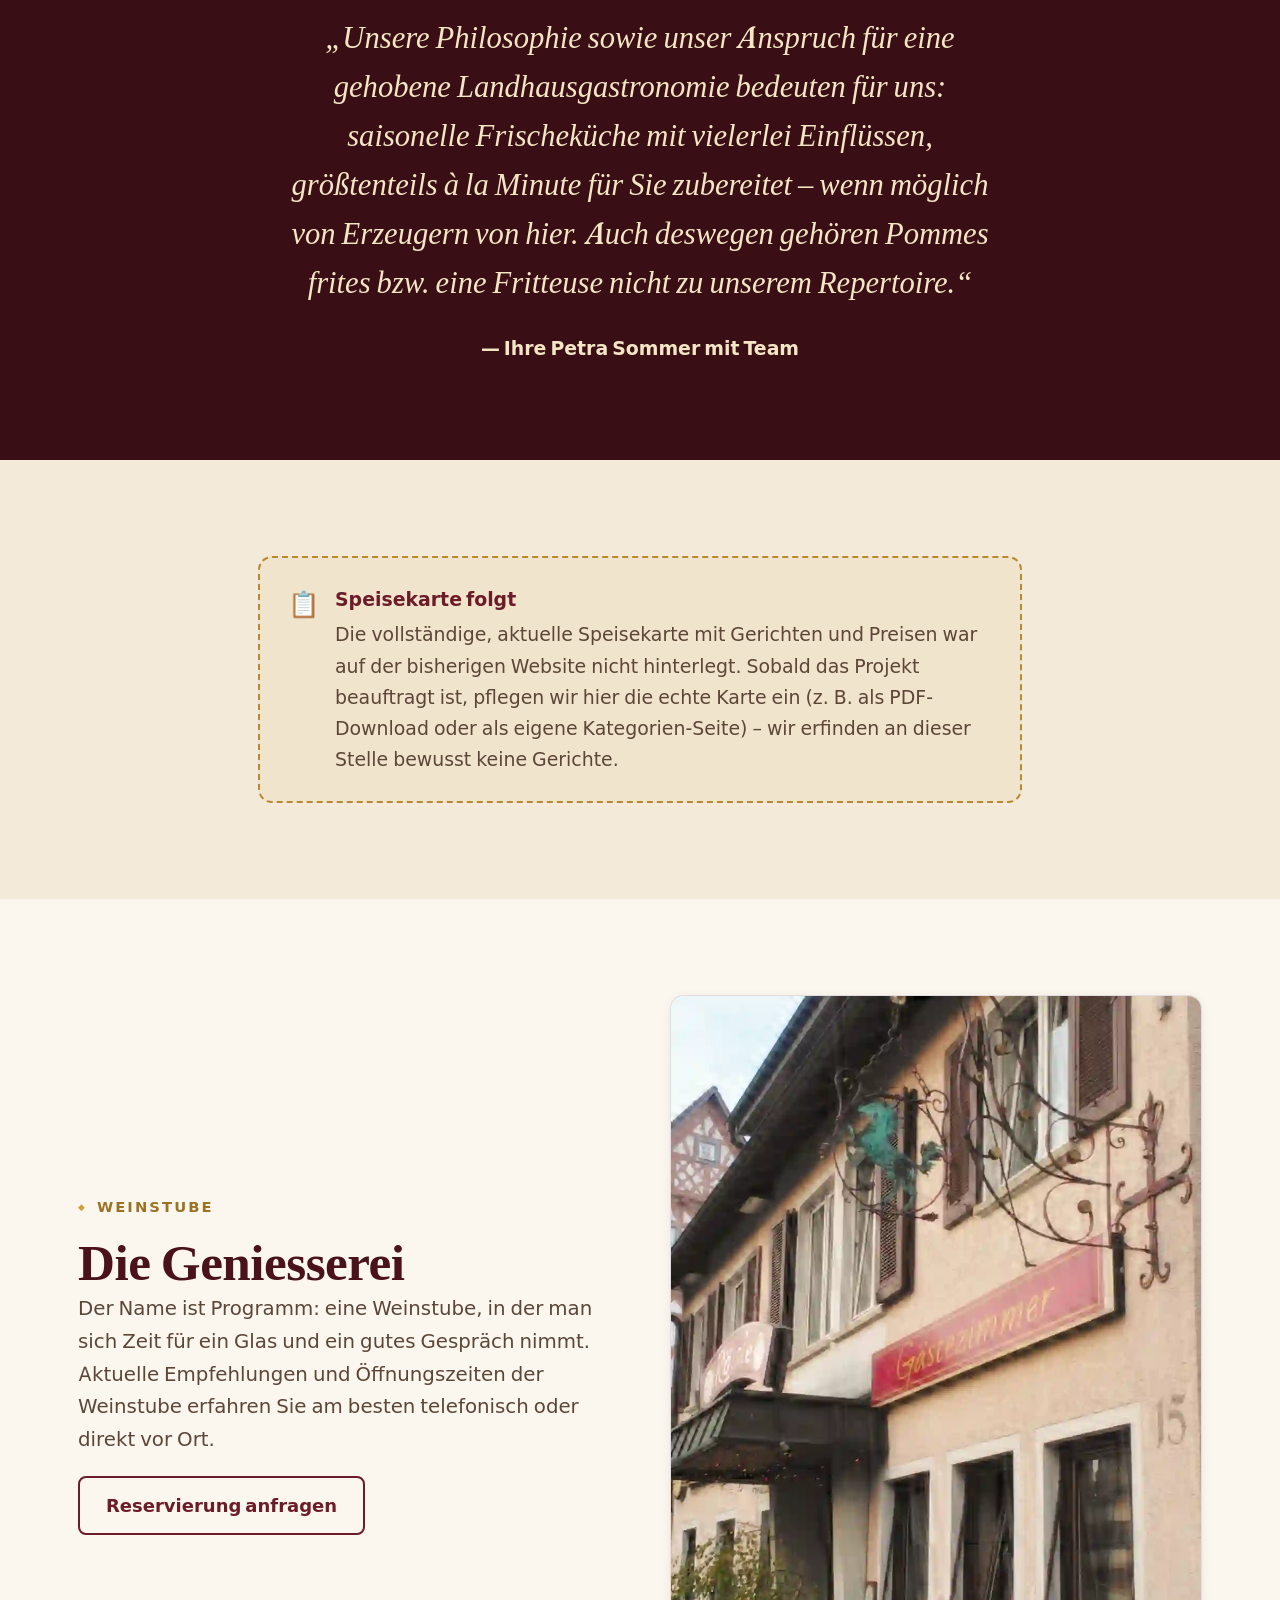
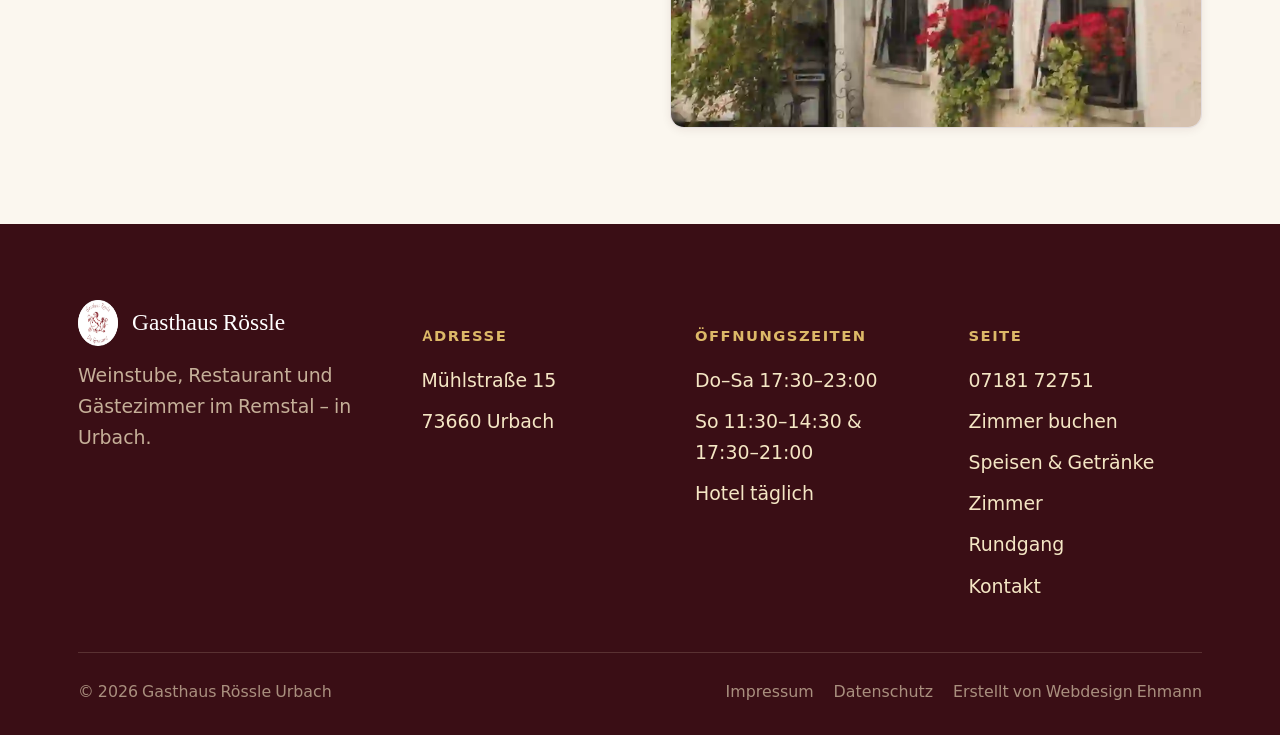
<file: speisen-getraenke.html>
<!DOCTYPE html>
<html lang="de">
<head>
<meta charset="UTF-8">
<meta name="viewport" content="width=device-width, initial-scale=1.0">
<title>Speisen &amp; Getränke | Gasthaus Rössle Urbach</title>
<meta name="description" content="Regionale Küche im Gasthaus Rössle Urbach: Zutaten von Erzeugern aus der Region, dazu eine Weinstube mit Charakter.">
<link rel="icon" href="assets/images/favicon-32.png" type="image/png">
<link rel="apple-touch-icon" href="assets/images/apple-touch-icon.png">
<link rel="stylesheet" href="css/fonts.css">
<link rel="stylesheet" href="css/style.css">
</head>
<body>
<a class="skip-link" href="#main">Zum Inhalt springen</a>
<div class="pitch-banner">🐴 <strong>Pitch-Vorschau</strong> für Gasthaus Rössle Urbach: unverbindlicher Entwurf, noch nicht die offizielle Website</div>

<header class="site-header">
  <div class="header-utility">
    <div class="container">
      <div class="header-utility__info">
        <a href="tel:+49718172751">📞 07181 72751</a>
        <span class="status-pill" data-live-status data-status="closed">
          <span class="status-dot" aria-hidden="true"></span>
          <span data-status-label>Öffnungsstatus wird geladen …</span>
        </span>
      </div>
      <a class="header-utility__cta" href="zimmer.html#buchen">Zimmer anfragen</a>
    </div>
  </div>
  <div class="header-main">
    <div class="container">
      <nav class="header-nav-group header-nav-group--left">
        <a href="speisen-getraenke.html" aria-current="page">Speisen &amp; Getränke</a>
        <a href="zimmer.html">Zimmer</a>
      </nav>
      <a class="brand-crest" href="index.html" aria-label="Gasthaus Rössle Urbach, Startseite">
        <img src="assets/images/logo.webp" alt="Wappen des Gasthaus Rössle: sich aufbäumendes Pferd, von Weinranken umschlungen" width="190" height="153">
        <span>Die Geniesserei</span>
      </a>
      <nav class="header-nav-group header-nav-group--right">
        <a href="rundgang.html">Rundgang</a>
        <a href="kontakt.html">Kontakt</a>
      </nav>
      <button class="nav-toggle" aria-label="Menü öffnen" aria-expanded="false" aria-controls="nav-overlay">
        <span class="nav-toggle__bars" aria-hidden="true"><span></span><span></span><span></span></span>
        Menü
      </button>
    </div>
  </div>
</header>

<div class="nav-overlay" id="nav-overlay">
  <div class="nav-overlay__top">
    <img src="assets/images/logo.webp" alt="" width="52" height="42" style="height:42px;">
    <button class="nav-overlay__close">Schließen ✕</button>
  </div>
  <nav>
    <a href="index.html">Start</a>
    <a href="speisen-getraenke.html" aria-current="page">Speisen &amp; Getränke</a>
    <a href="zimmer.html">Zimmer &amp; Buchung</a>
    <a href="rundgang.html">Rundgang</a>
    <a href="umgebung.html">Umgebung</a>
    <a href="kontakt.html">Kontakt</a>
  </nav>
  <div class="nav-overlay__footer">Mühlstraße 15 · 73660 Urbach<br><a href="tel:+49718172751">07181 72751</a></div>
</div>

<main id="main">

  <section class="hero hero--compact">
    <div class="container hero-frame">
      <div class="hero-frame-inner">
        <span class="eyebrow hero__eyebrow">Speisen &amp; Getränke</span>
        <h1>Küche, die weiß, <em>woher sie kommt.</em></h1>
        <p class="hero__lede">Wir haben uns bewusst von austauschbaren Standard-Gastro-Konzepten verabschiedet, um wieder enger mit Erzeugern aus der Region zusammenzuarbeiten.</p>
      </div>
    </div>
  </section>

  <section>
    <div class="container">
      <div class="section-head reveal">
        <span class="eyebrow">Unsere Lieferanten</span>
        <h2>Kurze Wege statt großer Namen</h2>
        <p>Diese Angaben sind von der bisherigen Website übernommen und echt – die Auswahl kann sich je nach Saison ändern.</p>
      </div>
      <dl class="supplier-list">
        <div class="supplier-list__item reveal">
          <dt>Spargel, Obst &amp; Gemüse</dt>
          <dd>Vom Schmidener Feld, Familie Bauerle</dd>
        </div>
        <div class="supplier-list__item reveal">
          <dt>Fleisch</dt>
          <dd>Erzeugergemeinschaft Schwäbisch Hall und Metzger Haag</dd>
        </div>
        <div class="supplier-list__item reveal">
          <dt>Wild</dt>
          <dd>Denis Wiedmann, Alfdorf</dd>
        </div>
        <div class="supplier-list__item reveal">
          <dt>Brot</dt>
          <dd>Bäckerei Schulze, Urbach</dd>
        </div>
      </dl>
    </div>
  </section>

  <section class="section--dark">
    <div class="container text-center" style="max-width:760px;">
      <span class="eyebrow eyebrow--light">Unser Anspruch</span>
      <blockquote style="font-family:var(--font-display); font-style:italic; font-size:clamp(1.3rem,2.6vw,1.7rem); line-height:1.6; color:var(--gold-100); margin:0 0 26px;">
        „Unsere Philosophie sowie unser Anspruch für eine gehobene Landhausgastronomie bedeuten für uns: saisonelle Frischeküche mit vielerlei Einflüssen, größtenteils à la Minute für Sie zubereitet – wenn möglich von Erzeugern von hier. Auch deswegen gehören Pommes frites bzw. eine Fritteuse nicht zu unserem Repertoire.“
      </blockquote>
      <p style="color:var(--gold-100); font-weight:600;">— Ihre Petra Sommer mit Team</p>
    </div>
  </section>

  <section class="section--tint">
    <div class="container" style="max-width:820px;">
      <div class="placeholder-note reveal">
        <span class="placeholder-note__icon">📋</span>
        <div>
          <strong>Speisekarte folgt</strong>
          Die vollständige, aktuelle Speisekarte mit Gerichten und Preisen war auf der bisherigen Website nicht hinterlegt. Sobald das Projekt beauftragt ist, pflegen wir hier die echte Karte ein (z. B. als PDF-Download oder als eigene Kategorien-Seite) – wir erfinden an dieser Stelle bewusst keine Gerichte.
        </div>
      </div>
    </div>
  </section>

  <section>
    <div class="container split">
      <div class="reveal">
        <span class="eyebrow">Weinstube</span>
        <h2>Die Geniesserei</h2>
        <p style="font-size:1.1rem; color:var(--ink-soft); margin-bottom:20px;">Der Name ist Programm: eine Weinstube, in der man sich Zeit für ein Glas und ein gutes Gespräch nimmt. Aktuelle Empfehlungen und Öffnungszeiten der Weinstube erfahren Sie am besten telefonisch oder direkt vor Ort.</p>
        <a class="btn btn-outline" href="kontakt.html">Reservierung anfragen</a>
      </div>
      <div class="card reveal" style="padding:0; overflow:hidden;">
        <img src="assets/images/rossle-fassade.webp" alt="Fassade des Gasthaus Rössle in Urbach mit schmiedeeisernem Pferde-Ausleger und rotem Gästezimmer-Schild" width="1000" height="1349" loading="lazy" style="display:block; width:100%; height:100%; object-fit:cover;">
      </div>
    </div>
  </section>

</main>

<footer class="site-footer">
  <div class="container">
    <div class="footer-grid">
      <div>
        <div class="footer-brand"><img src="assets/images/logo.webp" alt="" width="40" height="32">Gasthaus Rössle</div>
        <p>Weinstube, Restaurant und Gästezimmer im Remstal – in Urbach.</p>
      </div>
      <div class="footer-col"><h5>Adresse</h5><ul><li>Mühlstraße 15</li><li>73660 Urbach</li></ul></div>
      <div class="footer-col"><h5>Öffnungszeiten</h5><ul><li>Do–Sa 17:30–23:00</li><li>So 11:30–14:30 &amp; 17:30–21:00</li><li>Hotel täglich</li></ul></div>
      <div class="footer-col"><h5>Seite</h5><ul><li><a href="tel:+49718172751">07181 72751</a></li><li><a href="zimmer.html#buchen">Zimmer buchen</a></li><li><a href="speisen-getraenke.html">Speisen &amp; Getränke</a></li><li><a href="zimmer.html">Zimmer</a></li><li><a href="rundgang.html">Rundgang</a></li><li><a href="kontakt.html">Kontakt</a></li></ul></div>
    </div>
    <div class="footer-bottom">
      <div>© 2026 Gasthaus Rössle Urbach</div>
      <div class="links">
        <a href="impressum.html">Impressum</a>
        <a href="datenschutz.html">Datenschutz</a>
        <a href="https://www.webdesign-ehmann.de" target="_blank" rel="noopener" class="footer-credit">Erstellt von Webdesign Ehmann</a>
      </div>
    </div>
  </div>
</footer>

<script src="js/main.js"></script>
</body>
</html>
</file>
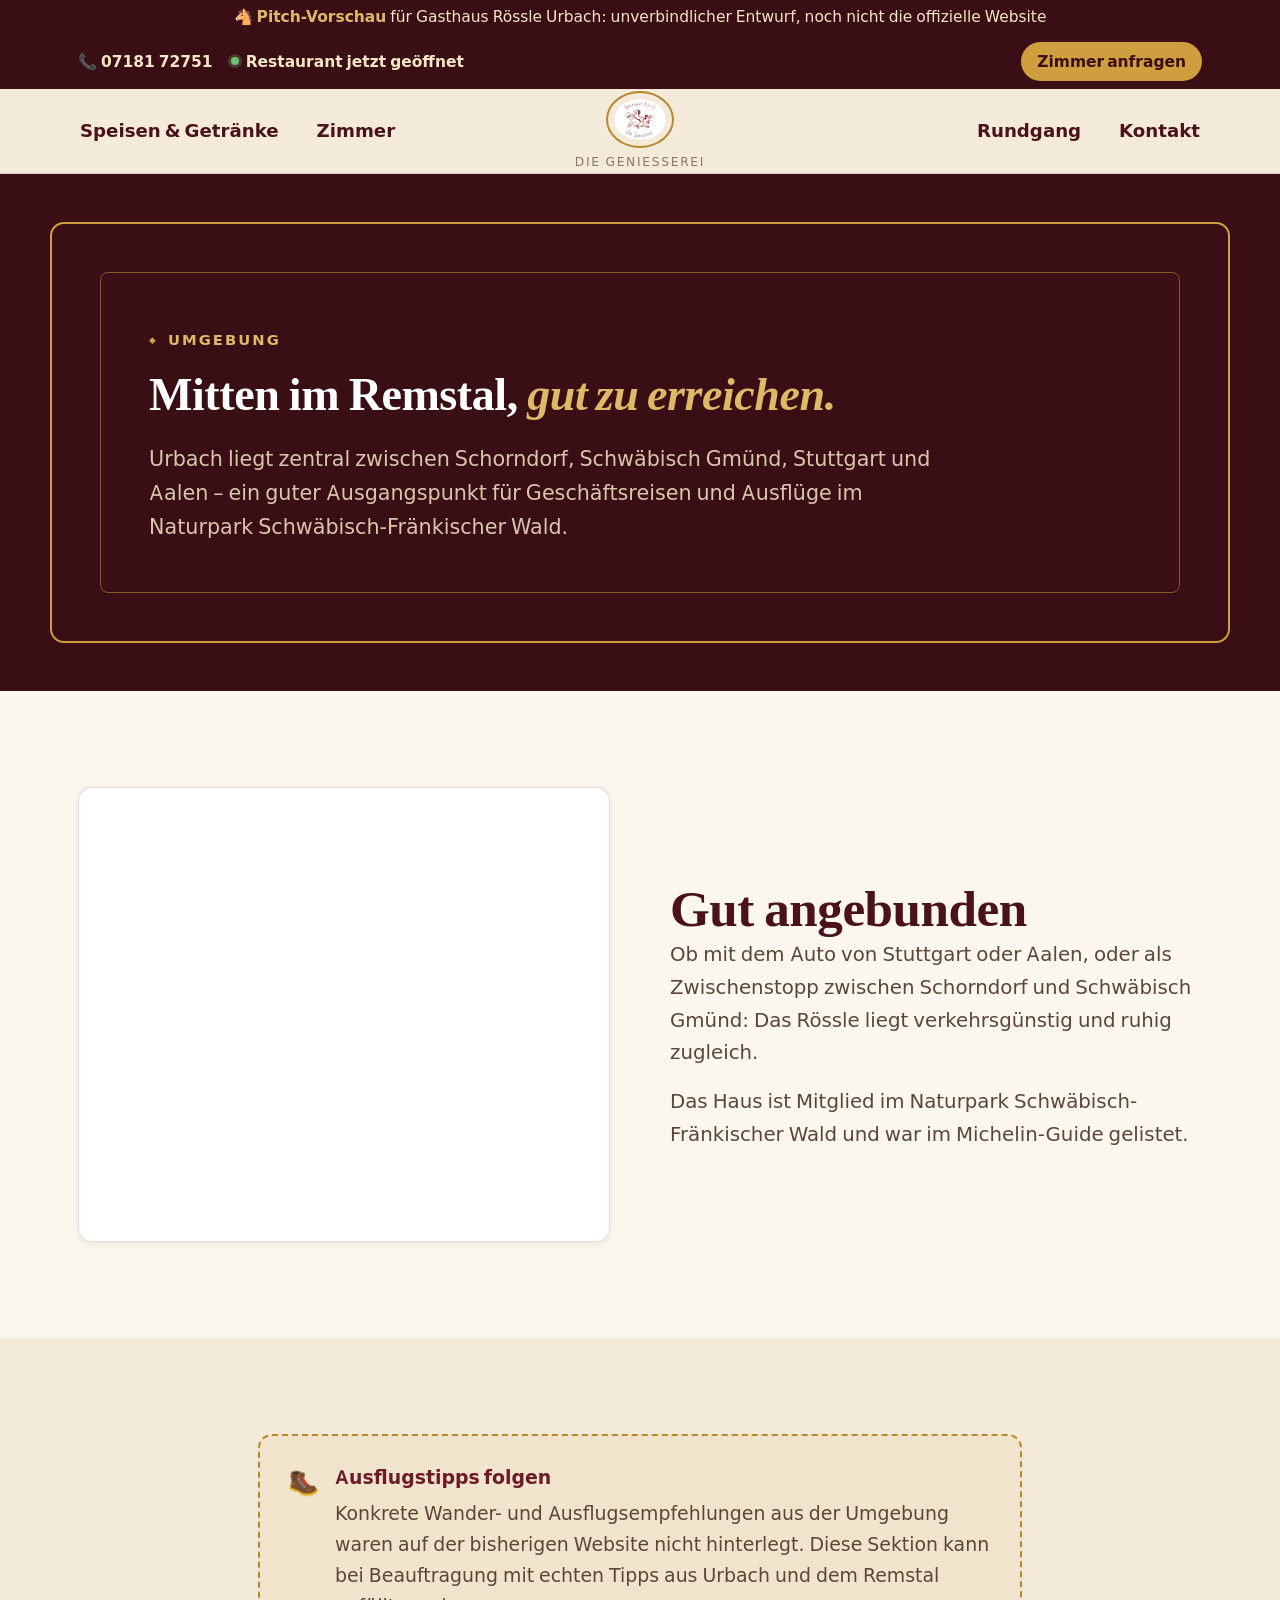
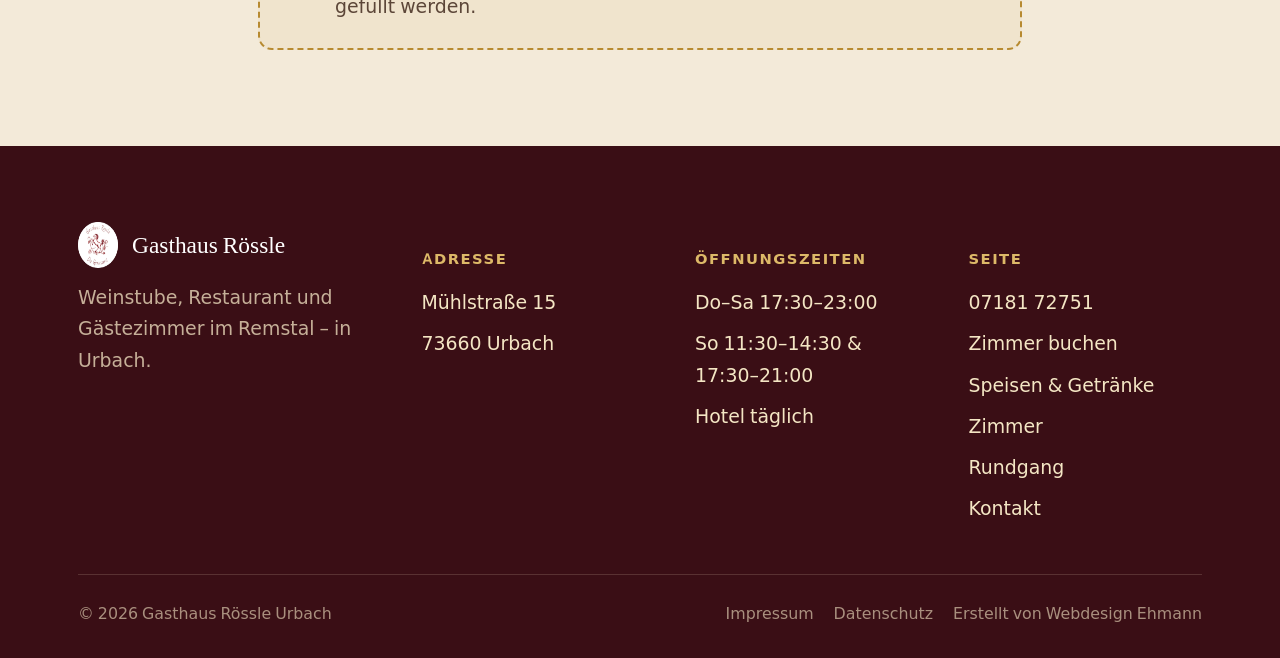
<file: umgebung.html>
<!DOCTYPE html>
<html lang="de">
<head>
<meta charset="UTF-8">
<meta name="viewport" content="width=device-width, initial-scale=1.0">
<title>Umgebung | Gasthaus Rössle Urbach</title>
<meta name="description" content="Das Gasthaus Rössle liegt zentral im Remstal zwischen Schorndorf, Schwäbisch Gmünd, Stuttgart und Aalen.">
<link rel="icon" href="assets/images/favicon-32.png" type="image/png">
<link rel="apple-touch-icon" href="assets/images/apple-touch-icon.png">
<link rel="stylesheet" href="css/fonts.css">
<link rel="stylesheet" href="css/style.css">
</head>
<body>
<a class="skip-link" href="#main">Zum Inhalt springen</a>
<div class="pitch-banner">🐴 <strong>Pitch-Vorschau</strong> für Gasthaus Rössle Urbach: unverbindlicher Entwurf, noch nicht die offizielle Website</div>

<header class="site-header">
  <div class="header-utility">
    <div class="container">
      <div class="header-utility__info">
        <a href="tel:+49718172751">📞 07181 72751</a>
        <span class="status-pill" data-live-status data-status="closed">
          <span class="status-dot" aria-hidden="true"></span>
          <span data-status-label>Öffnungsstatus wird geladen …</span>
        </span>
      </div>
      <a class="header-utility__cta" href="zimmer.html#buchen">Zimmer anfragen</a>
    </div>
  </div>
  <div class="header-main">
    <div class="container">
      <nav class="header-nav-group header-nav-group--left">
        <a href="speisen-getraenke.html">Speisen &amp; Getränke</a>
        <a href="zimmer.html">Zimmer</a>
      </nav>
      <a class="brand-crest" href="index.html" aria-label="Gasthaus Rössle Urbach, Startseite">
        <img src="assets/images/logo.webp" alt="Wappen des Gasthaus Rössle: sich aufbäumendes Pferd, von Weinranken umschlungen" width="190" height="153">
        <span>Die Geniesserei</span>
      </a>
      <nav class="header-nav-group header-nav-group--right">
        <a href="rundgang.html">Rundgang</a>
        <a href="kontakt.html">Kontakt</a>
      </nav>
      <button class="nav-toggle" aria-label="Menü öffnen" aria-expanded="false" aria-controls="nav-overlay">
        <span class="nav-toggle__bars" aria-hidden="true"><span></span><span></span><span></span></span>
        Menü
      </button>
    </div>
  </div>
</header>

<div class="nav-overlay" id="nav-overlay">
  <div class="nav-overlay__top">
    <img src="assets/images/logo.webp" alt="" width="52" height="42" style="height:42px;">
    <button class="nav-overlay__close">Schließen ✕</button>
  </div>
  <nav>
    <a href="index.html">Start</a>
    <a href="speisen-getraenke.html">Speisen &amp; Getränke</a>
    <a href="zimmer.html">Zimmer &amp; Buchung</a>
    <a href="rundgang.html">Rundgang</a>
    <a href="umgebung.html" aria-current="page">Umgebung</a>
    <a href="kontakt.html">Kontakt</a>
  </nav>
  <div class="nav-overlay__footer">Mühlstraße 15 · 73660 Urbach<br><a href="tel:+49718172751">07181 72751</a></div>
</div>

<main id="main">

  <section class="hero hero--compact">
    <div class="container hero-frame">
      <div class="hero-frame-inner">
        <span class="eyebrow hero__eyebrow">Umgebung</span>
        <h1>Mitten im Remstal, <em>gut zu erreichen.</em></h1>
        <p class="hero__lede">Urbach liegt zentral zwischen Schorndorf, Schwäbisch Gmünd, Stuttgart und Aalen – ein guter Ausgangspunkt für Geschäftsreisen und Ausflüge im Naturpark Schwäbisch-Fränkischer Wald.</p>
      </div>
    </div>
  </section>

  <section>
    <div class="container split">
      <div class="card reveal">
        <iframe class="map-frame" style="height:380px;" src="https://www.google.com/maps?q=M%C3%BChlstra%C3%9Fe+15,+73660+Urbach&output=embed" loading="lazy" referrerpolicy="no-referrer-when-downgrade" title="Karte: Gasthaus Rössle, Mühlstraße 15, Urbach"></iframe>
      </div>
      <div class="reveal">
        <h2>Gut angebunden</h2>
        <p style="font-size:1.1rem; color:var(--ink-soft); margin-bottom:16px;">Ob mit dem Auto von Stuttgart oder Aalen, oder als Zwischenstopp zwischen Schorndorf und Schwäbisch Gmünd: Das Rössle liegt verkehrsgünstig und ruhig zugleich.</p>
        <p style="font-size:1.1rem; color:var(--ink-soft);">Das Haus ist Mitglied im Naturpark Schwäbisch-Fränkischer Wald und war im Michelin-Guide gelistet.</p>
      </div>
    </div>
  </section>

  <section class="section--tint">
    <div class="container" style="max-width:820px;">
      <div class="placeholder-note reveal">
        <span class="placeholder-note__icon">🥾</span>
        <div>
          <strong>Ausflugstipps folgen</strong>
          Konkrete Wander- und Ausflugsempfehlungen aus der Umgebung waren auf der bisherigen Website nicht hinterlegt. Diese Sektion kann bei Beauftragung mit echten Tipps aus Urbach und dem Remstal gefüllt werden.
        </div>
      </div>
    </div>
  </section>

</main>

<footer class="site-footer">
  <div class="container">
    <div class="footer-grid">
      <div>
        <div class="footer-brand"><img src="assets/images/logo.webp" alt="" width="40" height="32">Gasthaus Rössle</div>
        <p>Weinstube, Restaurant und Gästezimmer im Remstal – in Urbach.</p>
      </div>
      <div class="footer-col"><h5>Adresse</h5><ul><li>Mühlstraße 15</li><li>73660 Urbach</li></ul></div>
      <div class="footer-col"><h5>Öffnungszeiten</h5><ul><li>Do–Sa 17:30–23:00</li><li>So 11:30–14:30 &amp; 17:30–21:00</li><li>Hotel täglich</li></ul></div>
      <div class="footer-col"><h5>Seite</h5><ul><li><a href="tel:+49718172751">07181 72751</a></li><li><a href="zimmer.html#buchen">Zimmer buchen</a></li><li><a href="speisen-getraenke.html">Speisen &amp; Getränke</a></li><li><a href="zimmer.html">Zimmer</a></li><li><a href="rundgang.html">Rundgang</a></li><li><a href="kontakt.html">Kontakt</a></li></ul></div>
    </div>
    <div class="footer-bottom">
      <div>© 2026 Gasthaus Rössle Urbach</div>
      <div class="links">
        <a href="impressum.html">Impressum</a>
        <a href="datenschutz.html">Datenschutz</a>
        <a href="https://www.webdesign-ehmann.de" target="_blank" rel="noopener" class="footer-credit">Erstellt von Webdesign Ehmann</a>
      </div>
    </div>
  </div>
</footer>

<script src="js/main.js"></script>
</body>
</html>
</file>
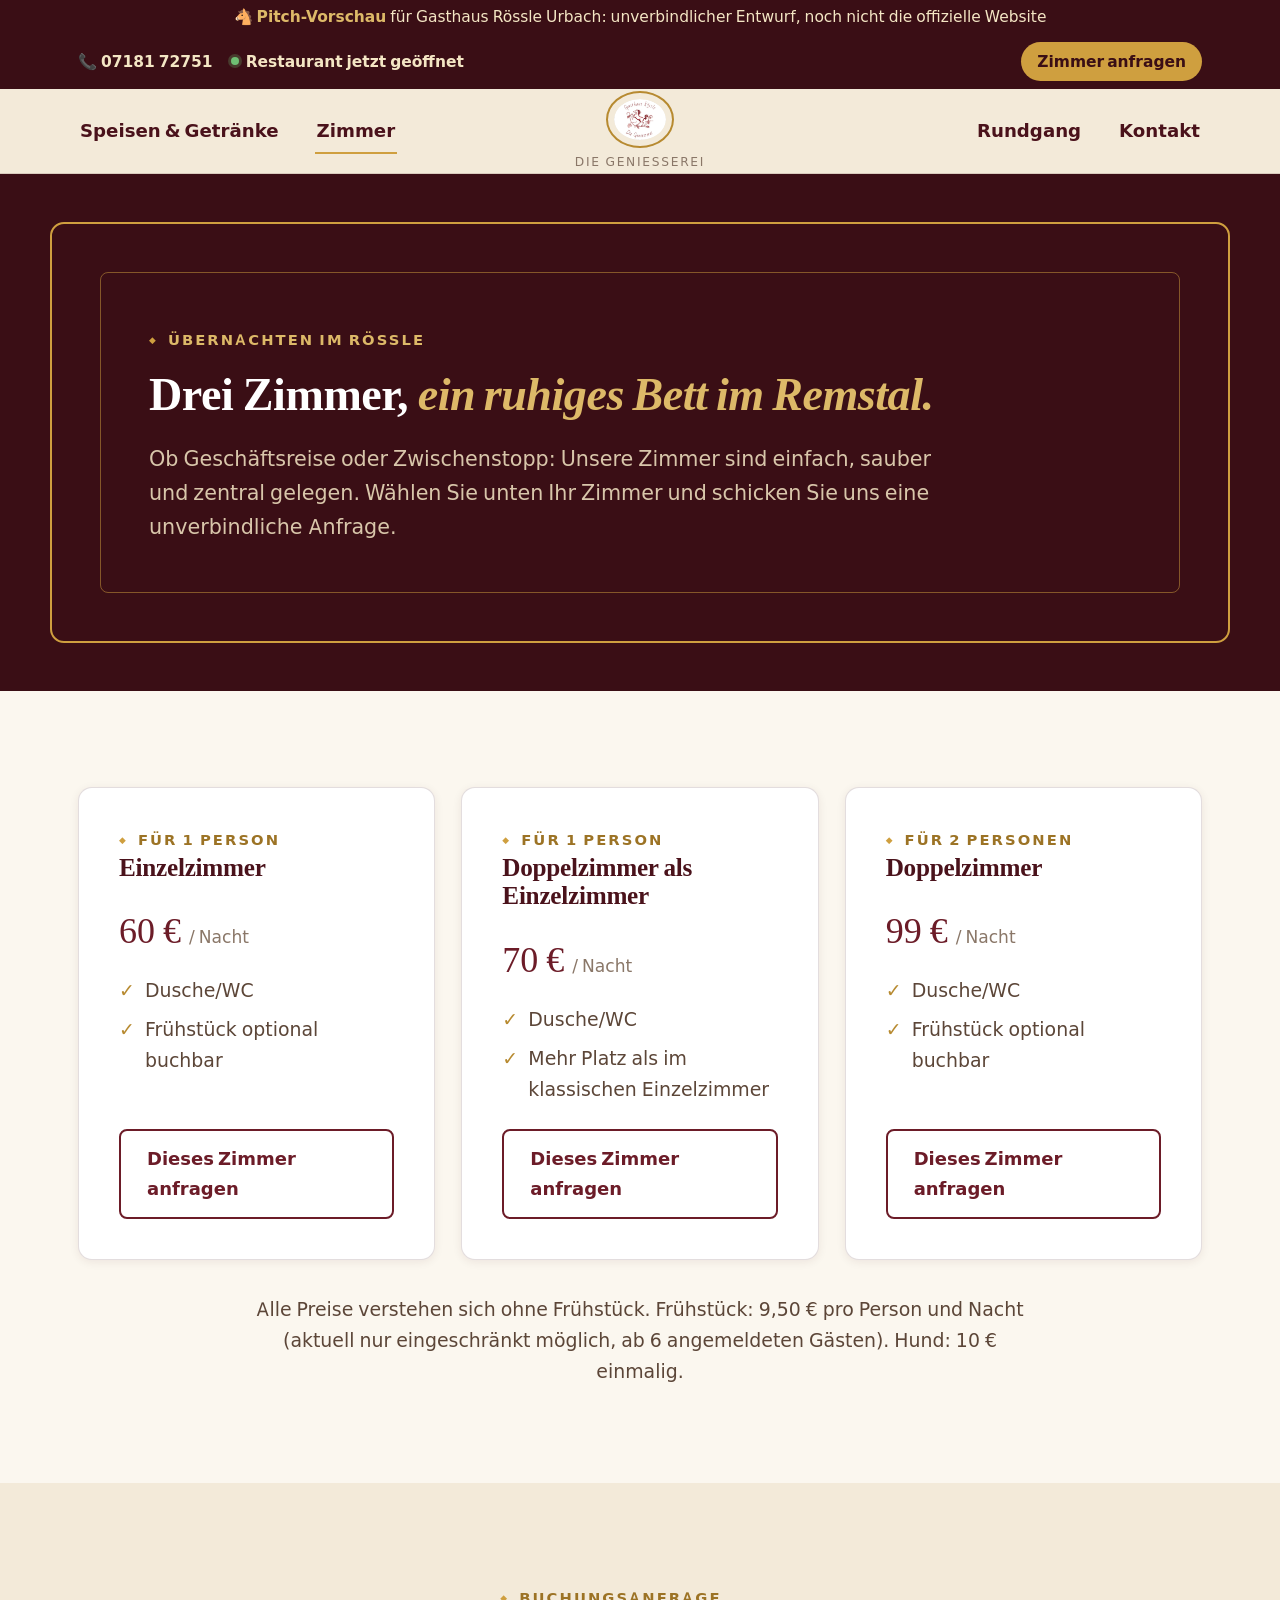
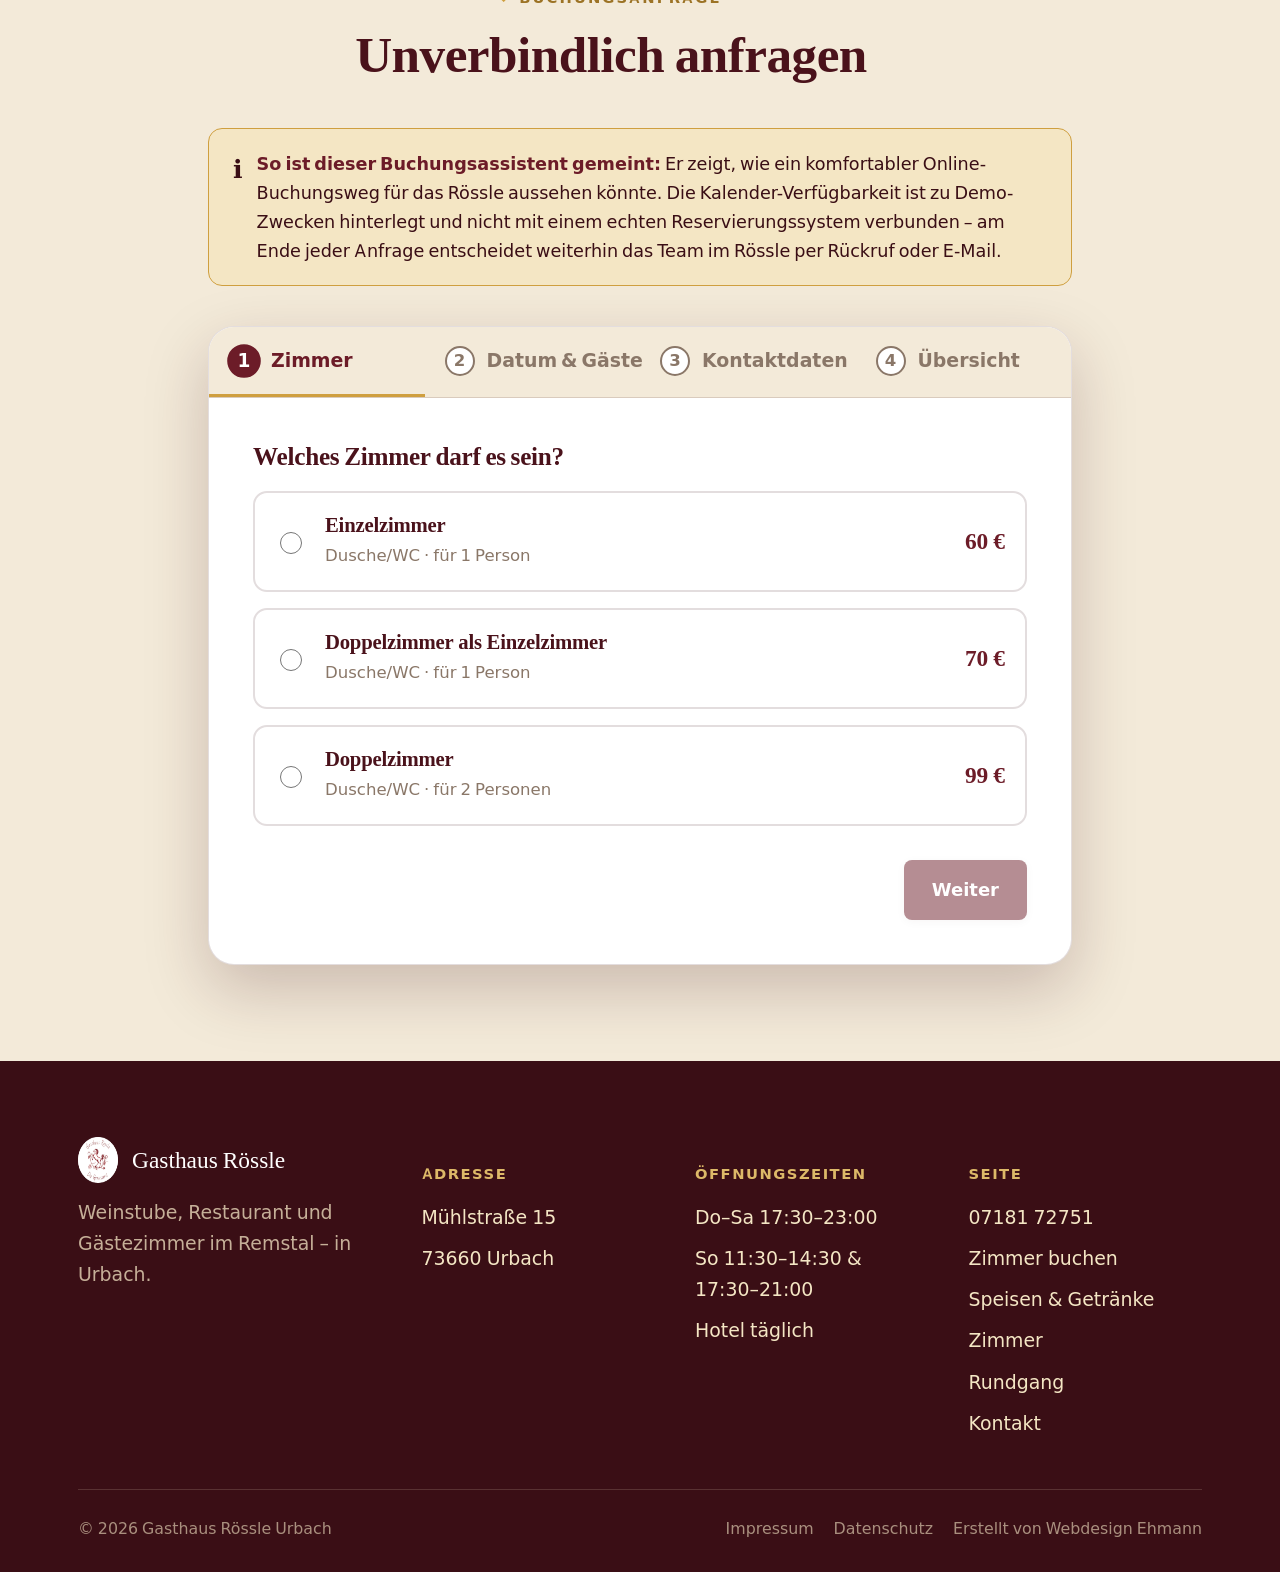
<file: zimmer.html>
<!DOCTYPE html>
<html lang="de">
<head>
<meta charset="UTF-8">
<meta name="viewport" content="width=device-width, initial-scale=1.0">
<title>Zimmer &amp; Buchung | Gasthaus Rössle Urbach</title>
<meta name="description" content="Gästezimmer im Gasthaus Rössle Urbach: Einzel- und Doppelzimmer mit Dusche/WC. Jetzt unverbindlich anfragen.">
<link rel="icon" href="assets/images/favicon-32.png" type="image/png">
<link rel="apple-touch-icon" href="assets/images/apple-touch-icon.png">
<link rel="stylesheet" href="css/fonts.css">
<link rel="stylesheet" href="css/style.css">
</head>
<body>
<a class="skip-link" href="#main">Zum Inhalt springen</a>
<div class="pitch-banner">🐴 <strong>Pitch-Vorschau</strong> für Gasthaus Rössle Urbach: unverbindlicher Entwurf, noch nicht die offizielle Website</div>

<header class="site-header">
  <div class="header-utility">
    <div class="container">
      <div class="header-utility__info">
        <a href="tel:+49718172751">📞 07181 72751</a>
        <span class="status-pill" data-live-status data-status="closed">
          <span class="status-dot" aria-hidden="true"></span>
          <span data-status-label>Öffnungsstatus wird geladen …</span>
        </span>
      </div>
      <a class="header-utility__cta" href="#buchen">Zimmer anfragen</a>
    </div>
  </div>
  <div class="header-main">
    <div class="container">
      <nav class="header-nav-group header-nav-group--left">
        <a href="speisen-getraenke.html">Speisen &amp; Getränke</a>
        <a href="zimmer.html" aria-current="page">Zimmer</a>
      </nav>
      <a class="brand-crest" href="index.html" aria-label="Gasthaus Rössle Urbach, Startseite">
        <img src="assets/images/logo.webp" alt="Wappen des Gasthaus Rössle: sich aufbäumendes Pferd, von Weinranken umschlungen" width="190" height="153">
        <span>Die Geniesserei</span>
      </a>
      <nav class="header-nav-group header-nav-group--right">
        <a href="rundgang.html">Rundgang</a>
        <a href="kontakt.html">Kontakt</a>
      </nav>
      <button class="nav-toggle" aria-label="Menü öffnen" aria-expanded="false" aria-controls="nav-overlay">
        <span class="nav-toggle__bars" aria-hidden="true"><span></span><span></span><span></span></span>
        Menü
      </button>
    </div>
  </div>
</header>

<div class="nav-overlay" id="nav-overlay">
  <div class="nav-overlay__top">
    <img src="assets/images/logo.webp" alt="" width="52" height="42" style="height:42px;">
    <button class="nav-overlay__close">Schließen ✕</button>
  </div>
  <nav>
    <a href="index.html">Start</a>
    <a href="speisen-getraenke.html">Speisen &amp; Getränke</a>
    <a href="zimmer.html" aria-current="page">Zimmer &amp; Buchung</a>
    <a href="rundgang.html">Rundgang</a>
    <a href="umgebung.html">Umgebung</a>
    <a href="kontakt.html">Kontakt</a>
  </nav>
  <div class="nav-overlay__footer">Mühlstraße 15 · 73660 Urbach<br><a href="tel:+49718172751">07181 72751</a></div>
</div>

<main id="main">

  <section class="hero hero--compact">
    <div class="container hero-frame">
      <div class="hero-frame-inner">
        <span class="eyebrow hero__eyebrow">Übernachten im Rössle</span>
        <h1>Drei Zimmer, <em>ein ruhiges Bett im Remstal.</em></h1>
        <p class="hero__lede">Ob Geschäftsreise oder Zwischenstopp: Unsere Zimmer sind einfach, sauber und zentral gelegen. Wählen Sie unten Ihr Zimmer und schicken Sie uns eine unverbindliche Anfrage.</p>
      </div>
    </div>
  </section>

  <section>
    <div class="container">
      <div class="grid-3">
        <div class="card room-card reveal">
          <span class="eyebrow" style="margin-bottom:0;">Für 1 Person</span>
          <h3>Einzelzimmer</h3>
          <div class="room-card__price">60 € <small>/ Nacht</small></div>
          <ul>
            <li>Dusche/WC</li>
            <li>Frühstück optional buchbar</li>
          </ul>
          <a class="btn btn-outline" href="#buchen">Dieses Zimmer anfragen</a>
        </div>
        <div class="card room-card reveal">
          <span class="eyebrow" style="margin-bottom:0;">Für 1 Person</span>
          <h3>Doppelzimmer als Einzelzimmer</h3>
          <div class="room-card__price">70 € <small>/ Nacht</small></div>
          <ul>
            <li>Dusche/WC</li>
            <li>Mehr Platz als im klassischen Einzelzimmer</li>
          </ul>
          <a class="btn btn-outline" href="#buchen">Dieses Zimmer anfragen</a>
        </div>
        <div class="card room-card reveal">
          <span class="eyebrow" style="margin-bottom:0;">Für 2 Personen</span>
          <h3>Doppelzimmer</h3>
          <div class="room-card__price">99 € <small>/ Nacht</small></div>
          <ul>
            <li>Dusche/WC</li>
            <li>Frühstück optional buchbar</li>
          </ul>
          <a class="btn btn-outline" href="#buchen">Dieses Zimmer anfragen</a>
        </div>
      </div>
      <p style="text-align:center; margin:34px auto 0; color:var(--ink-soft); max-width:60ch;">Alle Preise verstehen sich ohne Frühstück. Frühstück: 9,50 € pro Person und Nacht (aktuell nur eingeschränkt möglich, ab 6 angemeldeten Gästen). Hund: 10 € einmalig.</p>
    </div>
  </section>

  <section class="section--tint" id="buchen">
    <div class="container" style="max-width:920px;">
      <div class="section-head text-center reveal">
        <span class="eyebrow">Buchungsanfrage</span>
        <h2>Unverbindlich anfragen</h2>
      </div>

      <div class="booking-disclaimer">
        <span style="font-size:1.4rem;">ℹ️</span>
        <div>
          <strong>So ist dieser Buchungsassistent gemeint:</strong> Er zeigt, wie ein komfortabler Online-Buchungsweg für das Rössle aussehen könnte. Die Kalender-Verfügbarkeit ist zu Demo-Zwecken hinterlegt und nicht mit einem echten Reservierungssystem verbunden – am Ende jeder Anfrage entscheidet weiterhin das Team im Rössle per Rückruf oder E-Mail.
        </div>
      </div>

      <div class="booking-widget">
        <div class="booking-steps">
          <div class="booking-steps__step is-active"><span class="num">1</span> Zimmer</div>
          <div class="booking-steps__step"><span class="num">2</span> Datum &amp; Gäste</div>
          <div class="booking-steps__step"><span class="num">3</span> Kontaktdaten</div>
          <div class="booking-steps__step"><span class="num">4</span> Übersicht</div>
        </div>

        <!-- Schritt 1: Zimmerwahl -->
        <div class="booking-panel" data-step="1">
          <h3 style="margin-bottom:20px;">Welches Zimmer darf es sein?</h3>
          <div class="room-select-list">
            <label class="room-select" data-room-id="ez">
              <input type="radio" name="room" value="ez">
              <span class="room-select__body"><h4>Einzelzimmer</h4><span>Dusche/WC · für 1 Person</span></span>
              <span class="room-select__price">60 €</span>
            </label>
            <label class="room-select" data-room-id="dz-ez">
              <input type="radio" name="room" value="dz-ez">
              <span class="room-select__body"><h4>Doppelzimmer als Einzelzimmer</h4><span>Dusche/WC · für 1 Person</span></span>
              <span class="room-select__price">70 €</span>
            </label>
            <label class="room-select" data-room-id="dz">
              <input type="radio" name="room" value="dz">
              <span class="room-select__body"><h4>Doppelzimmer</h4><span>Dusche/WC · für 2 Personen</span></span>
              <span class="room-select__price">99 €</span>
            </label>
          </div>
          <div class="booking-panel__actions">
            <span></span>
            <button type="button" class="btn btn-primary" data-next="1" disabled>Weiter</button>
          </div>
        </div>

        <!-- Schritt 2: Datum & Gäste -->
        <div class="booking-panel" data-step="2" hidden>
          <h3 style="margin-bottom:20px;">Anreise &amp; Abreise wählen</h3>
          <div class="split" style="grid-template-columns: 1fr 1fr; gap: 40px; align-items:flex-start;">
            <div class="mini-cal">
              <div class="mini-cal__head">
                <button type="button" data-cal-prev aria-label="Vorheriger Monat">‹</button>
                <span class="mini-cal__month"></span>
                <button type="button" data-cal-next aria-label="Nächster Monat">›</button>
              </div>
              <div class="mini-cal__grid"></div>
              <div class="mini-cal__legend">
                <span><i style="background:var(--bordeaux-800);"></i> Ausgewählt</span>
                <span><i style="background:#ccc;"></i> Belegt (Demo)</span>
              </div>
              <p style="margin-top:16px; font-weight:600;" data-cal-summary></p>
            </div>
            <div>
              <div class="form-row">
                <label for="guests">Anzahl Gäste</label>
                <select id="guests" name="guests">
                  <option value="1">1 Gast</option>
                  <option value="2" selected>2 Gäste</option>
                  <option value="3">3 Gäste</option>
                  <option value="4">4 Gäste</option>
                </select>
              </div>
              <div class="form-row">
                <label style="display:flex; align-items:center; gap:12px; font-weight:600;">
                  <input type="checkbox" name="breakfast" style="width:22px; height:22px; accent-color:var(--bordeaux-800);">
                  Frühstück dazubuchen (9,50 € / Person / Nacht)
                </label>
                <p class="hint">Aktuell nur eingeschränkt möglich, ab 6 angemeldeten Gästen im Haus.</p>
              </div>
            </div>
          </div>
          <div class="booking-panel__actions">
            <button type="button" class="btn btn-outline" data-back="1">Zurück</button>
            <button type="button" class="btn btn-primary" data-next="2" disabled>Weiter</button>
          </div>
        </div>

        <!-- Schritt 3: Kontaktdaten -->
        <div class="booking-panel" data-step="3" hidden>
          <h3 style="margin-bottom:20px;">Ihre Kontaktdaten</h3>
          <form id="booking-form" novalidate>
            <div class="form-grid-2">
              <div class="form-row">
                <label for="bk-name">Name</label>
                <input type="text" id="bk-name" name="name" required autocomplete="name">
              </div>
              <div class="form-row">
                <label for="bk-email">E-Mail</label>
                <input type="email" id="bk-email" name="email" required autocomplete="email">
              </div>
            </div>
            <div class="form-row">
              <label for="bk-phone">Telefon <span class="hint">(optional, für Rückfragen)</span></label>
              <input type="tel" id="bk-phone" name="telefon" autocomplete="tel">
            </div>
            <div class="form-row">
              <label for="bk-message">Nachricht <span class="hint">(optional)</span></label>
              <textarea id="bk-message" name="nachricht" rows="3"></textarea>
            </div>
            <input type="text" name="website" class="hp-field" tabindex="-1" autocomplete="off" aria-hidden="true">
            <div class="booking-panel__actions">
              <button type="button" class="btn btn-outline" data-back="2">Zurück</button>
              <button type="button" class="btn btn-primary" data-next="3" id="to-summary">Zur Übersicht</button>
            </div>
          </form>
        </div>

        <!-- Schritt 4: Übersicht -->
        <div class="booking-panel" data-step="4" hidden>
          <h3 style="margin-bottom:20px;">Bitte prüfen Sie Ihre Angaben</h3>
          <div class="booking-summary" data-summary-box></div>
          <p class="hint" style="margin-bottom:20px;">Mit dem Absenden wird Ihre Anfrage per E-Mail an das Rössle weitergeleitet – keine automatische Zahlungs- oder Verfügbarkeitsprüfung.</p>
          <div class="form-status" hidden></div>
          <div class="booking-panel__actions">
            <button type="button" class="btn btn-outline" data-back="3">Zurück</button>
            <button type="submit" form="booking-form" class="btn btn-primary">Anfrage unverbindlich senden</button>
          </div>
        </div>

        <!-- Schritt 5: Erfolg -->
        <div class="booking-panel" data-step="5" hidden>
          <div class="booking-success">
            <div class="booking-success__icon">🐴</div>
            <h3>Vielen Dank für Ihre Anfrage!</h3>
            <p style="margin:14px auto 0;">Wir melden uns so schnell wie möglich, um Ihre Zimmerreservierung zu bestätigen. Bei dringenden Fragen erreichen Sie uns telefonisch unter <a href="tel:+49718172751" style="font-weight:700; color:var(--bordeaux-800);">07181 72751</a>.</p>
          </div>
        </div>
      </div>
    </div>
  </section>

</main>

<footer class="site-footer">
  <div class="container">
    <div class="footer-grid">
      <div>
        <div class="footer-brand"><img src="assets/images/logo.webp" alt="" width="40" height="32">Gasthaus Rössle</div>
        <p>Weinstube, Restaurant und Gästezimmer im Remstal – in Urbach.</p>
      </div>
      <div class="footer-col"><h5>Adresse</h5><ul><li>Mühlstraße 15</li><li>73660 Urbach</li></ul></div>
      <div class="footer-col"><h5>Öffnungszeiten</h5><ul><li>Do–Sa 17:30–23:00</li><li>So 11:30–14:30 &amp; 17:30–21:00</li><li>Hotel täglich</li></ul></div>
      <div class="footer-col"><h5>Seite</h5><ul><li><a href="tel:+49718172751">07181 72751</a></li><li><a href="zimmer.html#buchen">Zimmer buchen</a></li><li><a href="speisen-getraenke.html">Speisen &amp; Getränke</a></li><li><a href="zimmer.html">Zimmer</a></li><li><a href="rundgang.html">Rundgang</a></li><li><a href="kontakt.html">Kontakt</a></li></ul></div>
    </div>
    <div class="footer-bottom">
      <div>© 2026 Gasthaus Rössle Urbach</div>
      <div class="links">
        <a href="impressum.html">Impressum</a>
        <a href="datenschutz.html">Datenschutz</a>
        <a href="https://www.webdesign-ehmann.de" target="_blank" rel="noopener" class="footer-credit">Erstellt von Webdesign Ehmann</a>
      </div>
    </div>
  </div>
</footer>

<script src="js/main.js"></script>
<script src="js/booking.js"></script>
</body>
</html>
</file>
<file: css/fonts.css>
/* Fraunces – warm, soft-terminal display serif (deliberately not a razor-thin
   high-contrast Didone, to avoid the "cream+hairline-serif" AI-default look) */
@font-face {
  font-family: 'Fraunces';
  font-style: normal;
  font-weight: 500;
  font-display: swap;
  src: url('../assets/fonts/fraunces-500.woff2') format('woff2');
}
@font-face {
  font-family: 'Fraunces';
  font-style: normal;
  font-weight: 600;
  font-display: swap;
  src: url('../assets/fonts/fraunces-600.woff2') format('woff2');
}
@font-face {
  font-family: 'Fraunces';
  font-style: normal;
  font-weight: 700;
  font-display: swap;
  src: url('../assets/fonts/fraunces-700.woff2') format('woff2');
}
@font-face {
  font-family: 'Fraunces';
  font-style: italic;
  font-weight: 500;
  font-display: swap;
  src: url('../assets/fonts/fraunces-italic-500.woff2') format('woff2');
}
@font-face {
  font-family: 'Fraunces';
  font-style: italic;
  font-weight: 600;
  font-display: swap;
  src: url('../assets/fonts/fraunces-italic-600.woff2') format('woff2');
}

/* Public Sans – humanist, open apertures, tested for legibility at small
   sizes; chosen for the older target audience instead of a geometric/thin
   grotesk */
@font-face {
  font-family: 'Public Sans';
  font-style: normal;
  font-weight: 400;
  font-display: swap;
  src: url('../assets/fonts/publicsans-400.woff2') format('woff2');
}
@font-face {
  font-family: 'Public Sans';
  font-style: normal;
  font-weight: 500;
  font-display: swap;
  src: url('../assets/fonts/publicsans-500.woff2') format('woff2');
}
@font-face {
  font-family: 'Public Sans';
  font-style: normal;
  font-weight: 600;
  font-display: swap;
  src: url('../assets/fonts/publicsans-600.woff2') format('woff2');
}
@font-face {
  font-family: 'Public Sans';
  font-style: normal;
  font-weight: 700;
  font-display: swap;
  src: url('../assets/fonts/publicsans-700.woff2') format('woff2');
}
@font-face {
  font-family: 'Public Sans';
  font-style: italic;
  font-weight: 400;
  font-display: swap;
  src: url('../assets/fonts/publicsans-italic-400.woff2') format('woff2');
}
</file>
<file: css/style.css>
/* ==========================================================================
   Gasthaus Rössle Urbach — Pitch-Demo
   Palette abgeleitet aus dem echten Wappen-Logo (Bordeaux + Gold), nicht aus
   dem Creme+Terracotta-Standardlook. Basis-Schriftgröße und Kontraste sind
   bewusst großzügig gewählt (Zielgruppe: auch ältere Gäste).
   ========================================================================== */

:root {
  /* Brand */
  --bordeaux-950: #3a0e15;
  --bordeaux-900: #4a121b;
  --bordeaux-800: #6c1c28;
  --bordeaux-700: #832233;
  --bordeaux-600: #9c2a3d;
  --gold-700: #9c7325;
  --gold-600: #b78a30;
  --gold-500: #cf9f3f;
  --gold-400: #ddb968;
  --gold-100: #f4e6c4;

  /* Neutrals — warm vellum, not flat cream */
  --vellum: #f3ead9;
  --vellum-dark: #eadfc9;
  --paper: #fbf7ef;
  --ink: #2a1811;
  --ink-soft: #5c4638;
  --ink-faint: #8a7768;
  --line: rgba(58, 14, 21, 0.14);
  --white: #ffffff;

  /* Type */
  --font-display: 'Fraunces', 'Iowan Old Style', 'Palatino Linotype', serif;
  --font-body: 'Public Sans', 'Segoe UI', system-ui, sans-serif;

  --shadow-sm: 0 2px 10px rgba(58, 14, 21, 0.08);
  --shadow-md: 0 12px 32px rgba(58, 14, 21, 0.16);
  --shadow-lg: 0 24px 64px rgba(58, 14, 21, 0.22);
  --radius-sm: 8px;
  --radius-md: 14px;
  --radius-lg: 26px;

  --header-h-utility: 44px;
  --header-h-main: 84px;
}

/* ---- Reset ------------------------------------------------------------- */
*, *::before, *::after { box-sizing: border-box; }
html { scroll-behavior: smooth; }
@media (prefers-reduced-motion: reduce) {
  html { scroll-behavior: auto; }
  *, *::before, *::after { animation-duration: 0.01ms !important; animation-iteration-count: 1 !important; transition-duration: 0.01ms !important; scroll-behavior: auto !important; }
}
body, h1, h2, h3, h4, p, figure, blockquote, dl, dd { margin: 0; }
ul, ol { margin: 0; padding: 0; list-style: none; }
img { max-width: 100%; display: block; }
a { color: inherit; text-decoration: none; }
button { font: inherit; color: inherit; background: none; border: none; cursor: pointer; }
input, textarea, select { font: inherit; color: inherit; }

/* Base sizing: 18px root instead of the usual 16px — deliberate choice for
   an older audience; everything below scales off this, so it stays
   consistent instead of only bumping isolated elements. */
html { font-size: 112.5%; } /* 18px */
body {
  font-family: var(--font-body);
  font-size: 1.05rem;
  line-height: 1.65;
  color: var(--ink);
  background: var(--paper);
  -webkit-font-smoothing: antialiased;
}

h1, h2, h3, h4 { font-family: var(--font-display); color: var(--bordeaux-900); font-weight: 600; line-height: 1.15; letter-spacing: -0.01em; }
h1 { font-size: clamp(2.6rem, 5.2vw, 4.2rem); font-weight: 600; }
h2 { font-size: clamp(2.1rem, 4vw, 2.9rem); }
h3 { font-size: 1.4rem; }
p { max-width: 62ch; }
strong { font-weight: 700; }
em { font-style: italic; }

.container { max-width: 1180px; margin: 0 auto; padding: 0 28px; }

.skip-link {
  position: absolute; left: 12px; top: -60px;
  background: var(--bordeaux-800); color: var(--white);
  padding: 12px 20px; border-radius: var(--radius-sm);
  z-index: 999; transition: top 0.2s ease;
  font-weight: 600;
}
.skip-link:focus { top: 12px; }

:focus-visible { outline: 3px solid var(--gold-500); outline-offset: 3px; }

/* ---- Pitch disclosure banner -------------------------------------------- */
.pitch-banner {
  background: var(--bordeaux-950);
  color: var(--gold-100);
  text-align: center;
  font-size: 0.86rem;
  padding: 6px 20px;
  line-height: 1.4;
}
.pitch-banner strong { color: var(--gold-400); }

/* ---- Eyebrow / section anatomy ------------------------------------------ */
.eyebrow {
  display: inline-flex; align-items: center; gap: 10px;
  font-family: var(--font-body); font-weight: 700; letter-spacing: 0.14em;
  text-transform: uppercase; font-size: 0.82rem; color: var(--gold-700);
  margin-bottom: 14px;
}
.eyebrow::before { content: '◆'; font-size: 0.6em; color: var(--gold-500); }
.eyebrow--light { color: var(--gold-400); }

.section-head { max-width: 62ch; margin-bottom: 44px; }
.section-head p { font-size: 1.12rem; color: var(--ink-soft); }
.text-center { text-align: center; }
.text-center .section-head { margin-left: auto; margin-right: auto; }
.text-center p { margin-left: auto; margin-right: auto; }

/* ==========================================================================
   HEADER — deliberately NOT "logo left + link row + CTA right".
   Two stacked bars: a slim utility strip (phone + live opening status +
   quick-book), then a second bar where the crest sits centered with nav
   links split symmetrically on either side of it.
   ========================================================================== */
.site-header { position: sticky; top: 0; z-index: 100; }

.header-utility {
  background: var(--bordeaux-950);
  color: var(--gold-100);
  font-size: 0.86rem;
}
.header-utility .container {
  display: flex; align-items: center; justify-content: space-between; flex-wrap: wrap;
  gap: 8px 16px; min-height: var(--header-h-utility); padding: 8px 28px;
}
.header-utility__info { display: flex; align-items: center; gap: 8px 18px; flex-wrap: wrap; }
.header-utility__info a { font-weight: 600; }
.header-utility__info a:hover { color: var(--gold-400); }
.status-pill { display: inline-flex; align-items: center; gap: 7px; font-weight: 600; }
.status-dot { width: 8px; height: 8px; border-radius: 50%; background: var(--ink-faint); flex-shrink: 0; }
.status-pill[data-status="open"] .status-dot { background: #6fbf73; box-shadow: 0 0 0 3px rgba(111,191,115,0.25); }
.status-pill[data-status="closed"] .status-dot { background: #d9836b; }
.header-utility__cta {
  background: var(--gold-500); color: var(--bordeaux-950);
  padding: 7px 16px; border-radius: 999px; font-weight: 700;
  white-space: nowrap;
}
.header-utility__cta:hover { background: var(--gold-400); }

.header-main { background: var(--vellum); border-bottom: 1px solid var(--line); }
.header-main .container {
  display: grid; grid-template-columns: 1fr auto 1fr; align-items: center;
  min-height: var(--header-h-main); gap: 20px;
}
.header-nav-group { display: flex; align-items: center; gap: 34px; font-weight: 600; font-size: 1.01rem; }
.header-nav-group--right { justify-content: flex-end; }
.header-nav-group a { position: relative; padding: 6px 2px; color: var(--bordeaux-900); }
.header-nav-group a::after {
  content: ''; position: absolute; left: 0; right: 0; bottom: -2px; height: 2px;
  background: var(--gold-500); transform: scaleX(0); transition: transform 0.2s ease;
}
.header-nav-group a:hover::after, .header-nav-group a[aria-current="page"]::after { transform: scaleX(1); }

.brand-crest { display: flex; flex-direction: column; align-items: center; gap: 4px; text-align: center; }
.brand-crest img {
  width: 68px; height: auto;
  padding: 6px; border: 2px solid var(--gold-600); border-radius: 50%;
  background: var(--vellum);
}
.brand-crest span { font-family: var(--font-body); font-size: 0.68rem; letter-spacing: 0.14em; text-transform: uppercase; color: var(--ink-faint); }
@media (prefers-reduced-motion: no-preference) {
  .brand-crest img { animation: crestFloat 5s ease-in-out infinite; }
}
@keyframes crestFloat {
  0%, 100% { transform: translateY(0); }
  50% { transform: translateY(-4px); }
}

.nav-toggle {
  display: none; align-items: center; gap: 10px;
  font-weight: 700; padding: 10px 14px; border: 1px solid var(--line); border-radius: 999px;
}
.nav-toggle__bars { display: flex; flex-direction: column; gap: 4px; width: 20px; }
.nav-toggle__bars span { display: block; height: 2px; background: var(--bordeaux-900); border-radius: 2px; }

.nav-overlay {
  position: fixed; inset: 0; background: var(--bordeaux-950); color: var(--gold-100);
  z-index: 200; display: flex; flex-direction: column; padding: 28px;
  overflow-y: auto;
  transform: translateY(-100%); transition: transform 0.32s ease;
}
.nav-overlay.is-open { transform: translateY(0); }
.nav-overlay__top { display: flex; justify-content: space-between; align-items: center; margin-bottom: 40px; }
.nav-overlay__close { border: 1px solid rgba(244,230,196,0.4); border-radius: 999px; padding: 10px 16px; font-weight: 700; }
.nav-overlay nav { display: flex; flex-direction: column; gap: 6px; }
.nav-overlay nav a { font-family: var(--font-display); font-size: 2rem; padding: 14px 4px; border-bottom: 1px solid rgba(244,230,196,0.14); }
.nav-overlay__footer { margin-top: auto; padding-top: 24px; font-size: 0.95rem; color: var(--gold-400); }

@media (max-width: 1023px) {
  .header-nav-group { display: none; }
  .nav-toggle { display: inline-flex; }
  .header-main .container { grid-template-columns: 1fr auto; }
}

/* ==========================================================================
   BUTTONS
   ========================================================================== */
.btn {
  display: inline-flex; align-items: center; justify-content: center; gap: 10px;
  padding: 15px 28px; border-radius: var(--radius-sm);
  font-weight: 700; font-size: 1rem; min-height: 52px;
  transition: transform 0.15s ease, box-shadow 0.15s ease, background 0.15s ease;
}
.btn-primary { background: var(--bordeaux-800); color: var(--white); box-shadow: var(--shadow-sm); }
.btn-primary:hover { background: var(--bordeaux-700); transform: translateY(-1px); box-shadow: var(--shadow-md); }
.btn-gold { background: var(--gold-500); color: var(--bordeaux-950); box-shadow: var(--shadow-sm); }
.btn-gold:hover { background: var(--gold-400); transform: translateY(-1px); }
.btn-outline { background: transparent; color: var(--bordeaux-800); border: 2px solid var(--bordeaux-800); padding: 13px 26px; }
.btn-outline:hover { background: var(--bordeaux-800); color: var(--white); }
.btn-outline--light { color: var(--gold-100); border-color: rgba(244,230,196,0.5); }
.btn-outline--light:hover { background: rgba(244,230,196,0.12); }
.btn-block { width: 100%; }
.btn[disabled] { opacity: 0.5; cursor: not-allowed; transform: none !important; }

/* ==========================================================================
   HERO — "Gasthausschild": ein gerahmtes Panel (doppelte Goldlinie, wie ein
   altes Wirtshausschild) statt eines Vollbild-Foto-Heros mit schwebendem
   Glass-Header. Der Header bleibt dadurch immer normal lesbar (kein
   Transparenz-Trick mehr nötig); das echte Fassadenfoto hängt nur auf der
   Startseite asymmetrisch neben dem Text, wie ein aufgehängtes Bild.
   ========================================================================== */
.hero { background: var(--bordeaux-950); padding: 48px 0; }
.hero-frame {
  border: 2px solid var(--gold-500); border-radius: var(--radius-md);
  padding: 48px;
}
.hero-frame-inner {
  border: 1px solid rgba(207,159,63,0.5); border-radius: calc(var(--radius-md) - 6px);
  padding: 48px;
}
/* Startseiten-Hero deutlich knapper als die Unterseiten-Variante, damit die
   komplette Hero-Section ohne Scrollen ins erste Sichtfeld passt (Foto-Spalte
   treibt sonst die Höhe unnötig in die Höhe). */
.hero--home { padding: 14px 0; }
.hero--home .hero-frame { padding: 20px; }
.hero--home .hero-frame-inner {
  padding: 20px;
  display: grid; grid-template-columns: 1.35fr 0.65fr; gap: 28px; align-items: center;
}
.hero__content { min-width: 0; }
.hero h1 { overflow-wrap: break-word; -webkit-hyphens: auto; -ms-hyphens: auto; hyphens: auto; }
.hero--home h1 { font-size: clamp(2.2rem, 3.4vw, 3.2rem); margin-bottom: 14px; }
.hero--home .hero__lede { margin-bottom: 16px; }
@media (max-width: 860px) {
  .hero--home .hero-frame-inner { grid-template-columns: 1fr; }
}

.hero__badges { display: flex; flex-wrap: wrap; gap: 10px; margin-bottom: 14px; }
.hero-pill {
  display: inline-flex; align-items: center; gap: 8px;
  background: rgba(244, 230, 196, 0.1); border: 1px solid rgba(244, 230, 196, 0.3);
  border-radius: 999px; padding: 8px 16px; font-weight: 600; font-size: 0.85rem;
  color: var(--gold-100);
}
.hero-pill .status-dot { width: 8px; height: 8px; }
.hero-pill[data-status="open"] .status-dot { background: #6fbf73; box-shadow: 0 0 0 3px rgba(111,191,115,0.3); }
.hero-pill[data-status="closed"] .status-dot { background: #e08b6f; }

.hero__eyebrow { color: var(--gold-400); }
.hero h1 { color: var(--white); margin-bottom: 22px; }
.hero h1 em { color: var(--gold-400); font-style: italic; }
.hero__lede { font-size: 1.15rem; color: rgba(244, 230, 196, 0.85); margin-bottom: 22px; max-width: 52ch; }
.hero__actions { display: flex; gap: 16px; flex-wrap: wrap; }

/* Inhalt fährt beim Laden sanft nacheinander hoch — reine CSS-Keyframes,
   kein JS/Scroll-Trigger nötig, daher immer sichtbar falls JS mal nicht lädt. */
@media (prefers-reduced-motion: no-preference) {
  .hero-frame-inner > div > * { animation: heroFadeUp 0.7s cubic-bezier(.22,.61,.36,1) both; }
  .hero__badges { animation-delay: 0.05s; }
  .hero__eyebrow { animation-delay: 0.14s; }
  .hero h1 { animation-delay: 0.22s; }
  .hero__lede { animation-delay: 0.34s; }
  .hero__actions { animation-delay: 0.46s; }
}
@keyframes heroFadeUp {
  from { opacity: 0; transform: translateY(22px); }
  to { opacity: 1; transform: translateY(0); }
}

/* ---- Fassadenfoto, wie ein aufgehängtes Bild — nur Startseite ----------- */
.hero__photo { background: var(--vellum); padding: 8px; transform: rotate(1deg); box-shadow: var(--shadow-lg); max-width: 340px; margin-left: auto; }
.hero__photo img { width: 100%; height: auto; aspect-ratio: 4/5; object-fit: cover; border-radius: 2px; }
.hero__photo figcaption {
  font-family: var(--font-display); font-style: italic; text-align: center;
  padding: 10px 6px 2px; color: var(--ink-soft); font-size: 0.9rem;
}
@media (max-width: 860px) { .hero__photo { transform: none; } }

/* ---- Kompakte Variante (Unterseiten) ------------------------------------ */
.hero--compact .hero-frame-inner > * { max-width: 820px; }
.hero--compact h1 { font-size: clamp(2rem, 3.6vw, 2.7rem); }
.hero--compact .hero__lede { margin-bottom: 0; }

@media (max-width: 640px) {
  .hero { padding: 32px 0; }
  .hero-frame, .hero-frame-inner, .hero--compact .hero-frame-inner { padding: 28px; }
}

/* ---- "Wegweiser": drei Wege, das Haus kennenzulernen — Schilder-Reihe
   statt generischem Icon-in-Kreis-Karten-Grid. Nur auf der Startseite. ---- */
.signs { display: flex; gap: 22px; flex-wrap: wrap; }
.sign {
  flex: 1 1 260px; background: var(--bordeaux-800); color: var(--gold-100);
  padding: 30px 26px 26px;
  clip-path: polygon(0 0, 100% 0, 100% 100%, 28px 100%, 0 calc(100% - 28px));
}
.sign .numeral { font-family: var(--font-display); font-size: 2.4rem; color: var(--gold-400); opacity: 0.9; display: block; margin-bottom: 10px; }
.sign h3 { color: var(--white); font-size: 1.2rem; margin-bottom: 8px; }
.sign p { color: rgba(244, 230, 196, 0.82); font-size: 0.95rem; margin: 0 0 16px; }
.sign a { font-weight: 700; color: var(--gold-400); border-bottom: 1px solid var(--gold-400); padding-bottom: 2px; }

/* ---- Philosophie-Sektion: Drop-Cap + Randnotiz statt Foto-Split --------- */
.story-lede::first-letter {
  font-family: var(--font-display); font-size: 3.6rem; font-weight: 600;
  float: left; line-height: 0.8; margin: 6px 8px 0 0; color: var(--bordeaux-800);
}
.margin-note { border-left: 2px solid var(--gold-500); padding-left: 22px; align-self: start; }
.margin-note h4 { font-family: var(--font-display); font-style: italic; font-weight: 500; font-size: 1.05rem; color: var(--bordeaux-800); margin-bottom: 14px; }
.margin-note ul { display: flex; flex-direction: column; gap: 2px; font-size: 0.92rem; color: var(--ink-soft); }
.margin-note li { padding: 8px 0; border-bottom: 1px dotted var(--line); }
.margin-note li:last-child { border-bottom: none; }

/* ==========================================================================
   CARDS / SECTIONS
   ========================================================================== */
section { padding: 96px 0; }
.section--tint { background: var(--vellum); }
.section--dark { background: var(--bordeaux-950); color: var(--gold-100); }
.section--dark h2 { color: var(--white); }
.section--dark p { color: var(--gold-100); }

.split { display: grid; grid-template-columns: 1fr 1fr; gap: 60px; align-items: center; }
@media (max-width: 860px) { .split { grid-template-columns: 1fr; gap: 36px; } }

.story { display: grid; grid-template-columns: 1.3fr 0.7fr; gap: 56px; }
@media (max-width: 860px) { .story { grid-template-columns: 1fr; gap: 32px; } }

.card {
  background: var(--white); border: 1px solid var(--line); border-radius: var(--radius-md);
  padding: 32px; box-shadow: var(--shadow-sm);
  transition: transform 0.25s ease, box-shadow 0.25s ease;
}
.card:hover { transform: translateY(-4px); box-shadow: var(--shadow-md); }
.card img { transition: transform 0.5s ease; }
.card:hover img { transform: scale(1.045); }

.grid-3 { display: grid; grid-template-columns: repeat(3, 1fr); gap: 26px; }
.grid-2 { display: grid; grid-template-columns: repeat(2, 1fr); gap: 26px; }
@media (max-width: 860px) { .grid-3, .grid-2 { grid-template-columns: 1fr; } }

.divider-vine {
  display: flex; align-items: center; gap: 16px; color: var(--gold-600);
  margin: 8px 0 30px; font-size: 1.3rem;
}
.divider-vine::before, .divider-vine::after { content: ''; flex: 1; height: 1px; background: var(--line); }
@media (prefers-reduced-motion: no-preference) {
  .divider-vine span { display: inline-block; animation: gentleSway 4s ease-in-out infinite; }
}
@keyframes gentleSway {
  0%, 100% { transform: rotate(-6deg); }
  50% { transform: rotate(6deg); }
}

/* ---- Placeholder-Karten (fehlender echter Content, nicht erfunden) ------ */
.placeholder-note {
  border: 2px dashed var(--gold-600); border-radius: var(--radius-md);
  background: rgba(207,159,63,0.08); padding: 26px 28px;
  display: flex; gap: 16px; align-items: flex-start;
  color: var(--ink-soft);
}
.placeholder-note__icon { font-size: 1.4rem; flex-shrink: 0; color: var(--gold-700); }
.placeholder-note strong { color: var(--bordeaux-800); display: block; margin-bottom: 4px; }

/* ---- Öffnungszeiten-Tabelle --------------------------------------------- */
.hours-table { width: 100%; border-collapse: collapse; }
.hours-table td, .hours-table th { padding: 12px 4px; border-bottom: 1px solid var(--line); text-align: left; font-size: 1.02rem; }
.hours-table th { font-family: var(--font-display); font-weight: 600; color: var(--bordeaux-900); font-size: 1.1rem; }
.hours-table td:last-child, .hours-table th:last-child { text-align: right; font-weight: 600; }
.section--dark .hours-table td, .section--dark .hours-table th { border-color: rgba(244,230,196,0.18); }
.section--dark .hours-table th { color: var(--white); }

/* ---- Lieferanten-Liste (Speisen & Getränke) ----------------------------- */
.supplier-list { display: flex; flex-direction: column; gap: 18px; }
.supplier-list__item { display: grid; grid-template-columns: 160px 1fr; gap: 20px; padding: 20px 0; border-bottom: 1px solid var(--line); }
.supplier-list__item dt { font-family: var(--font-display); font-weight: 600; color: var(--bordeaux-800); }
.supplier-list__item dd { color: var(--ink-soft); }
@media (max-width: 640px) { .supplier-list__item { grid-template-columns: 1fr; gap: 4px; } }

/* ==========================================================================
   ZIMMER / PREISKARTEN
   ========================================================================== */
.room-card { display: flex; flex-direction: column; height: 100%; padding: 40px; }
.room-card h3 { margin-bottom: 6px; }
.room-card__price { font-family: var(--font-display); font-size: 2rem; color: var(--bordeaux-800); margin: 14px 0; }
.room-card__price small { font-family: var(--font-body); font-size: 0.95rem; font-weight: 500; color: var(--ink-faint); }
.room-card ul { margin: 0 0 24px; display: flex; flex-direction: column; gap: 8px; }
.room-card li { padding-left: 26px; position: relative; color: var(--ink-soft); }
.room-card li::before { content: '✓'; position: absolute; left: 0; color: var(--gold-600); font-weight: 700; }
.room-card .btn { margin-top: auto; }

/* ==========================================================================
   BUCHUNGS-DEMO (mehrstufig)
   ========================================================================== */
.booking-disclaimer {
  display: flex; gap: 14px; align-items: flex-start;
  background: var(--gold-100); border: 1px solid var(--gold-500);
  border-radius: var(--radius-md); padding: 20px 24px; margin-bottom: 40px;
  color: var(--bordeaux-950); font-size: 0.98rem;
}
.booking-disclaimer strong { color: var(--bordeaux-800); }

.booking-widget {
  background: var(--white); border-radius: var(--radius-lg); box-shadow: var(--shadow-lg);
  border: 1px solid var(--line); overflow: hidden;
}
.booking-steps {
  display: flex; background: var(--vellum); border-bottom: 1px solid var(--line);
  overflow-x: auto;
}
.booking-steps__step {
  flex: 1; min-width: 150px; padding: 18px 20px; display: flex; align-items: center; gap: 12px;
  font-weight: 700; color: var(--ink-faint); border-bottom: 3px solid transparent; white-space: nowrap;
  transition: color 0.3s ease, border-color 0.3s ease;
}
.booking-steps__step .num {
  width: 30px; height: 30px; border-radius: 50%; background: var(--white); border: 2px solid var(--ink-faint);
  display: flex; align-items: center; justify-content: center; font-size: 0.92rem; flex-shrink: 0;
  transition: background 0.3s ease, border-color 0.3s ease, transform 0.3s ease;
}
.booking-steps__step.is-active .num { transform: scale(1.12); }
.booking-steps__step.is-active { color: var(--bordeaux-800); border-color: var(--gold-500); }
.booking-steps__step.is-active .num { background: var(--bordeaux-800); border-color: var(--bordeaux-800); color: var(--white); }
.booking-steps__step.is-done .num { background: var(--gold-500); border-color: var(--gold-500); color: var(--bordeaux-950); }

.booking-panel { padding: 44px; }
.booking-panel[hidden] { display: none; }
@media (max-width: 640px) { .booking-panel { padding: 28px 22px; } }
@media (prefers-reduced-motion: no-preference) {
  .booking-panel:not([hidden]) { animation: panelEnter 0.4s cubic-bezier(.22,.61,.36,1) both; }
}
@keyframes panelEnter {
  from { opacity: 0; transform: translateX(14px); }
  to { opacity: 1; transform: translateX(0); }
}

.form-row { margin-bottom: 24px; }
.form-row label { display: block; font-weight: 700; margin-bottom: 8px; color: var(--bordeaux-900); }
.form-row .hint { font-weight: 400; color: var(--ink-faint); font-size: 0.9rem; }
.form-row input, .form-row select, .form-row textarea {
  width: 100%; padding: 14px 16px; border: 1.5px solid var(--line); border-radius: var(--radius-sm);
  background: var(--paper); font-size: 1.02rem; min-height: 52px;
}
.form-row input:focus, .form-row select:focus, .form-row textarea:focus { border-color: var(--gold-600); }
.form-grid-2 { display: grid; grid-template-columns: 1fr 1fr; gap: 22px; }
@media (max-width: 640px) { .form-grid-2 { grid-template-columns: 1fr; } }

.room-select-list { display: flex; flex-direction: column; gap: 16px; margin-bottom: 8px; }
.room-select {
  display: flex; align-items: center; gap: 20px; padding: 20px; border: 2px solid var(--line);
  border-radius: var(--radius-md); cursor: pointer;
  transition: border-color 0.15s ease, background 0.15s ease, transform 0.15s ease;
}
.room-select:hover { transform: translateY(-2px); }
@media (prefers-reduced-motion: no-preference) {
  .room-select-list .room-select { animation: heroFadeUp 0.5s cubic-bezier(.22,.61,.36,1) both; }
  .room-select-list .room-select:nth-child(2) { animation-delay: 0.08s; }
  .room-select-list .room-select:nth-child(3) { animation-delay: 0.16s; }
}
.room-select:hover { border-color: var(--gold-500); }
.room-select.is-selected { border-color: var(--bordeaux-800); background: rgba(140,28,40,0.05); }
.room-select input[type="radio"] { width: 22px; height: 22px; accent-color: var(--bordeaux-800); flex-shrink: 0; }
.room-select__body { flex: 1; }
.room-select__body h4 { font-family: var(--font-display); font-size: 1.15rem; color: var(--bordeaux-900); margin-bottom: 2px; }
.room-select__body span { color: var(--ink-faint); font-size: 0.92rem; }
.room-select__price { font-family: var(--font-display); font-weight: 600; font-size: 1.3rem; color: var(--bordeaux-800); white-space: nowrap; }

/* Mini-Kalender */
.mini-cal { max-width: 380px; }
.mini-cal__head { display: flex; align-items: center; justify-content: space-between; margin-bottom: 14px; }
.mini-cal__head button { width: 40px; height: 40px; border: 1px solid var(--line); border-radius: 50%; font-size: 1.1rem; }
.mini-cal__head button:hover { background: var(--vellum); }
.mini-cal__month { font-family: var(--font-display); font-weight: 600; font-size: 1.15rem; color: var(--bordeaux-900); }
.mini-cal__grid { display: grid; grid-template-columns: repeat(7, 1fr); gap: 6px; text-align: center; }
.mini-cal__dow { font-size: 0.78rem; font-weight: 700; color: var(--ink-faint); padding-bottom: 6px; }
.mini-cal__day {
  aspect-ratio: 1; display: flex; align-items: center; justify-content: center;
  border-radius: 50%; font-weight: 600; font-size: 0.95rem; border: none; background: transparent;
}
.mini-cal__day:not(:disabled):hover { background: var(--vellum-dark); }
.mini-cal__day.is-blocked { color: var(--ink-faint); text-decoration: line-through; opacity: 0.45; cursor: not-allowed; }
.mini-cal__day.is-selected { background: var(--bordeaux-800); color: var(--white); }
.mini-cal__day.is-in-range { background: var(--gold-100); }
.mini-cal__day.is-empty { visibility: hidden; }
.mini-cal__legend { display: flex; gap: 18px; margin-top: 14px; font-size: 0.85rem; color: var(--ink-soft); }
.mini-cal__legend span { display: inline-flex; align-items: center; gap: 6px; }
.mini-cal__legend i { width: 10px; height: 10px; border-radius: 50%; display: inline-block; }

.booking-summary { background: var(--vellum); border-radius: var(--radius-md); padding: 28px; margin-bottom: 28px; }
.booking-summary dl { display: grid; grid-template-columns: auto 1fr; gap: 10px 20px; }
.booking-summary dt { font-weight: 700; color: var(--bordeaux-900); }
.booking-summary dd { text-align: right; }
.booking-summary .total { border-top: 1px solid var(--line); margin-top: 12px; padding-top: 12px; font-size: 1.2rem; font-family: var(--font-display); font-weight: 600; color: var(--bordeaux-800); }

.booking-panel__actions { display: flex; justify-content: space-between; margin-top: 34px; gap: 16px; flex-wrap: wrap; }

.booking-success { text-align: center; padding: 20px 0; }
.booking-success__icon { font-size: 3rem; margin-bottom: 18px; }

/* ==========================================================================
   RUNDGANG-FENSTER (Street View)
   ========================================================================== */
.tour-frame {
  position: relative; border-radius: var(--radius-lg); overflow: hidden;
  border: 10px solid var(--white); box-shadow: var(--shadow-lg);
  background: var(--bordeaux-950);
}
.tour-frame::before {
  content: '360° Google Street View · Mühlstraße 15, Urbach';
  position: absolute; top: 14px; left: 50%; transform: translateX(-50%);
  background: rgba(58,14,21,0.75); color: var(--gold-100); font-size: 0.78rem;
  font-weight: 700; letter-spacing: 0.06em; padding: 7px 16px; border-radius: 999px; z-index: 2;
}
.tour-frame iframe { width: 100%; height: 520px; border: 0; display: block; }
.tour-fallback-link { text-align: center; margin-top: 18px; font-size: 0.95rem; color: var(--ink-soft); }

/* ==========================================================================
   KONTAKTFORMULAR
   ========================================================================== */
.contact-layout { display: grid; grid-template-columns: 1fr 1fr; gap: 40px; align-items: start; }
@media (max-width: 900px) { .contact-layout { grid-template-columns: 1fr; } }

/* Beide Spalten in derselben Rahmen-Sprache wie der Gasthausschild-Hero:
   dünner Goldrand + Gold-Akzentlinie oben statt generischer Schatten-Karte. */
.contact-panel {
  background: var(--white); border: 1px solid var(--gold-500); border-top: 3px solid var(--gold-600);
  border-radius: var(--radius-md); padding: 36px; box-shadow: var(--shadow-sm);
}
@media (max-width: 640px) { .contact-panel { padding: 26px 22px; } }
.contact-panel .eyebrow { margin-bottom: 10px; }
.map-frame { width: 100%; height: 300px; border: 0; border-radius: var(--radius-sm); }
.form-status { padding: 14px 18px; border-radius: var(--radius-sm); margin-top: 20px; font-weight: 600; }
.form-status[data-state="ok"] { background: #e4f3e0; color: #2f5b2a; }
.form-status[data-state="error"] { background: #fbe4e0; color: #7a2a1d; }
.form-status[hidden] { display: none; }
.hp-field { position: absolute; left: -9999px; top: -9999px; }

/* ==========================================================================
   FOOTER
   ========================================================================== */
.site-footer { background: var(--bordeaux-950); color: var(--gold-100); padding: 76px 0 30px; }
.footer-grid { display: grid; grid-template-columns: 1.3fr 1fr 1fr 1fr; gap: 40px; margin-bottom: 50px; }
@media (max-width: 860px) { .footer-grid { grid-template-columns: 1fr 1fr; } }
@media (max-width: 560px) { .footer-grid { grid-template-columns: 1fr; } }
.footer-brand { display: flex; align-items: center; gap: 14px; font-family: var(--font-display); font-size: 1.3rem; color: var(--white); margin-bottom: 14px; }
.footer-brand img { height: 46px; }
.site-footer p { color: rgba(244,230,196,0.75); }
.footer-col h5 { font-family: var(--font-body); text-transform: uppercase; letter-spacing: 0.1em; font-size: 0.82rem; color: var(--gold-400); margin-bottom: 16px; }
.footer-col ul { display: flex; flex-direction: column; gap: 10px; }
.footer-col a:hover { color: var(--gold-400); }
.footer-bottom { border-top: 1px solid rgba(244,230,196,0.16); padding-top: 26px; display: flex; justify-content: space-between; flex-wrap: wrap; gap: 14px; font-size: 0.88rem; color: rgba(244,230,196,0.6); }
.footer-bottom .links { display: flex; gap: 20px; flex-wrap: wrap; }
.footer-credit:hover { color: var(--gold-400); }

/* ==========================================================================
   RECHTLICHES (Impressum/Datenschutz)
   ========================================================================== */
.legal-hero { background: var(--vellum); padding: 64px 0 40px; }
.legal-content { padding: 56px 0 100px; }
.legal-content h2 { font-size: 1.4rem; margin: 40px 0 12px; }
.legal-content h2:first-of-type { margin-top: 0; }
.legal-content address { font-style: normal; }
.legal-content .placeholder-note { margin-bottom: 40px; }
.legal-placeholder { background: rgba(207,159,63,0.18); color: var(--bordeaux-800); padding: 2px 8px; border-radius: 4px; font-weight: 600; }

/* ==========================================================================
   UTILITIES
   ========================================================================== */
.mt-0 { margin-top: 0; }
.reveal { opacity: 1; }
@media (prefers-reduced-motion: no-preference) {
  .reveal { opacity: 0; transform: translateY(18px); transition: opacity 0.6s ease, transform 0.6s ease; }
  .reveal.is-visible { opacity: 1; transform: translateY(0); }

  /* Gestaffeltes Nacheinander-Einblenden für Karten-Reihen */
  .grid-3 .reveal:nth-child(2), .grid-2 .reveal:nth-child(2) { transition-delay: 0.1s; }
  .grid-3 .reveal:nth-child(3) { transition-delay: 0.2s; }
  .supplier-list__item.reveal:nth-child(2) { transition-delay: 0.08s; }
  .supplier-list__item.reveal:nth-child(3) { transition-delay: 0.16s; }
  .supplier-list__item.reveal:nth-child(4) { transition-delay: 0.24s; }
}
</file>
